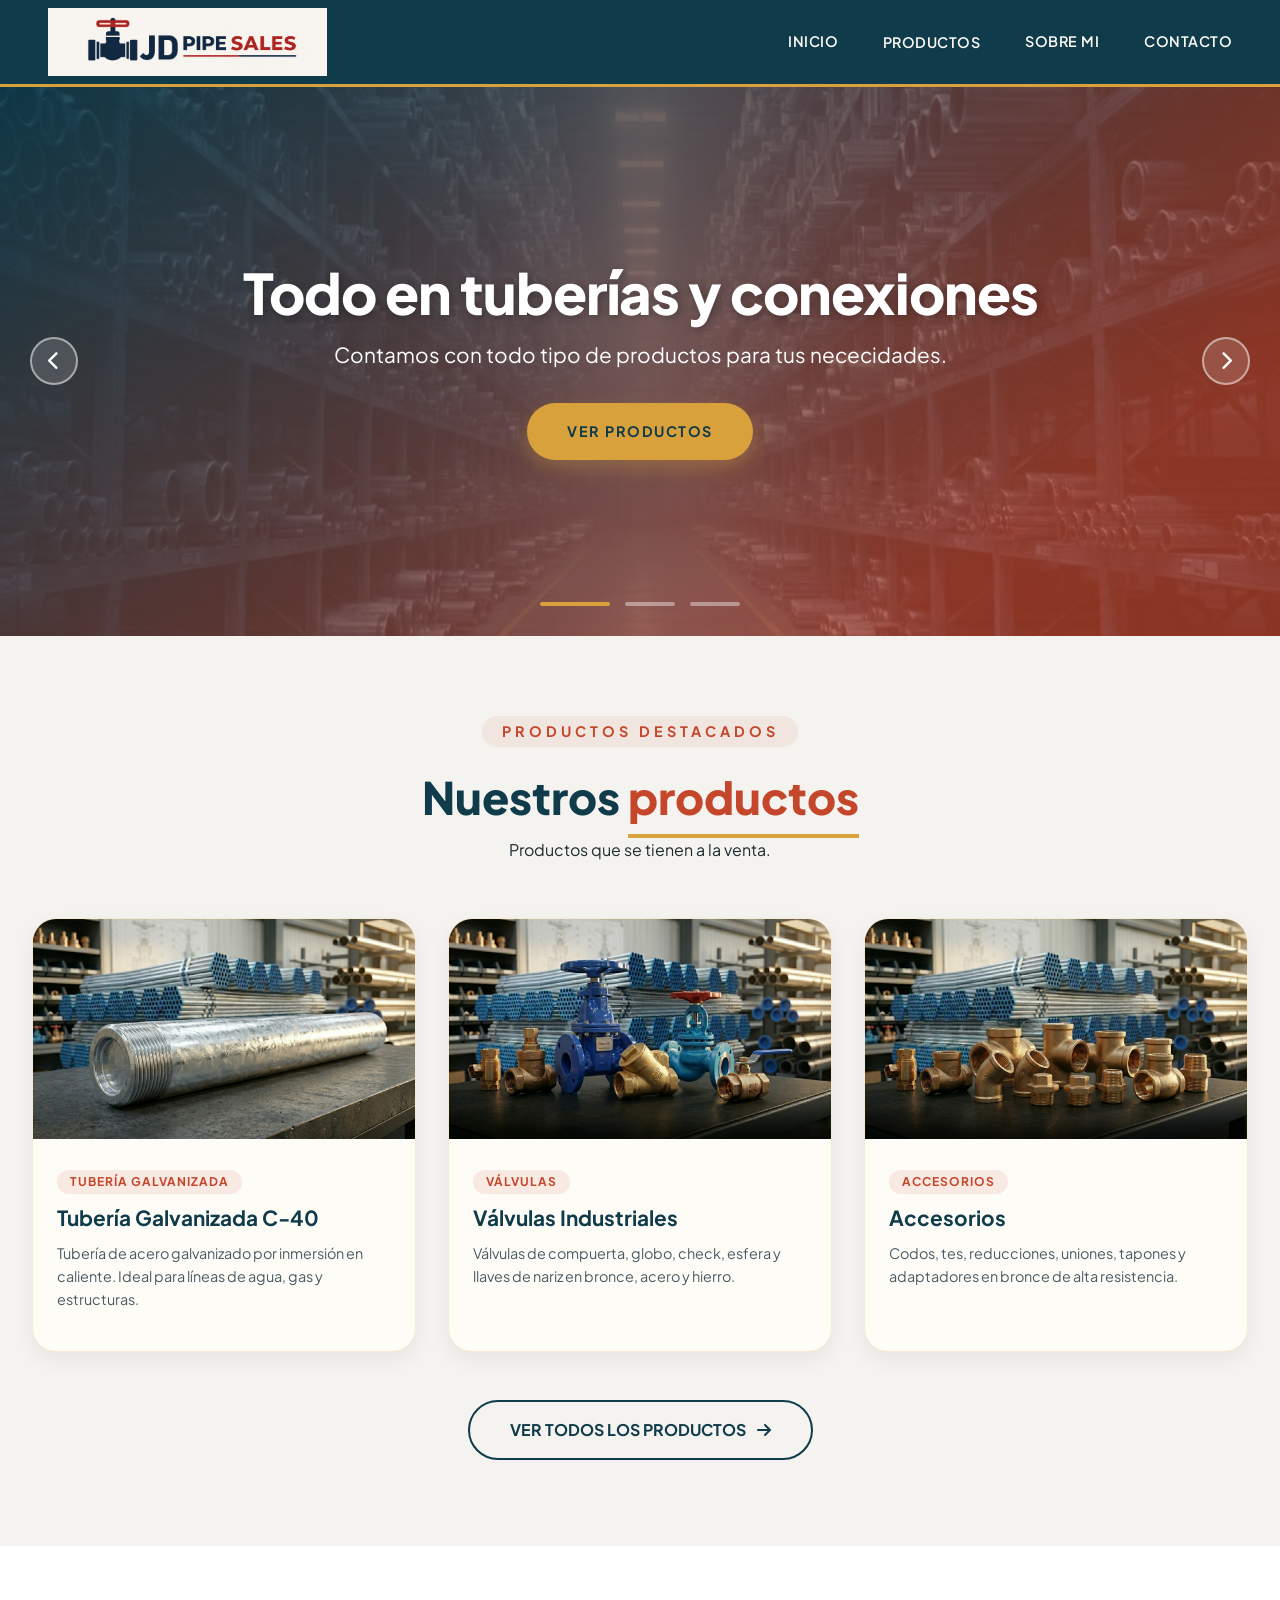
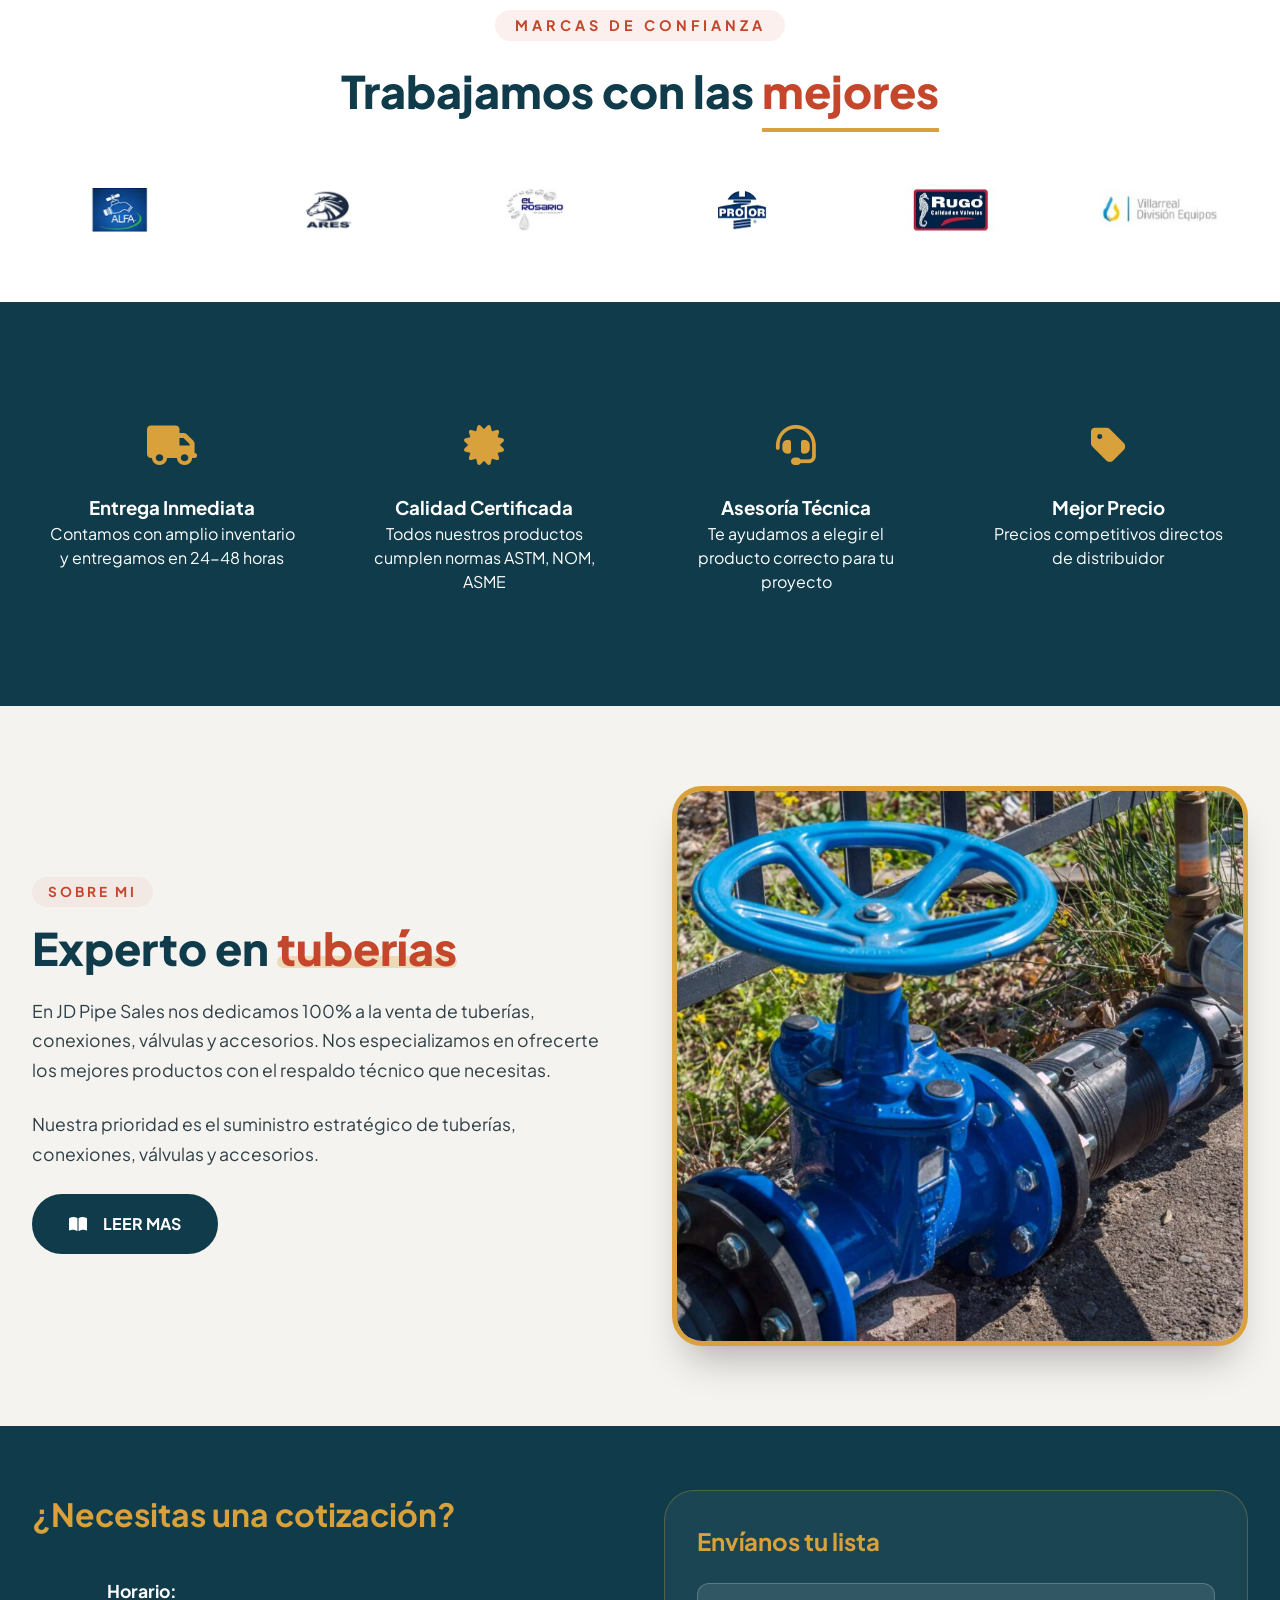
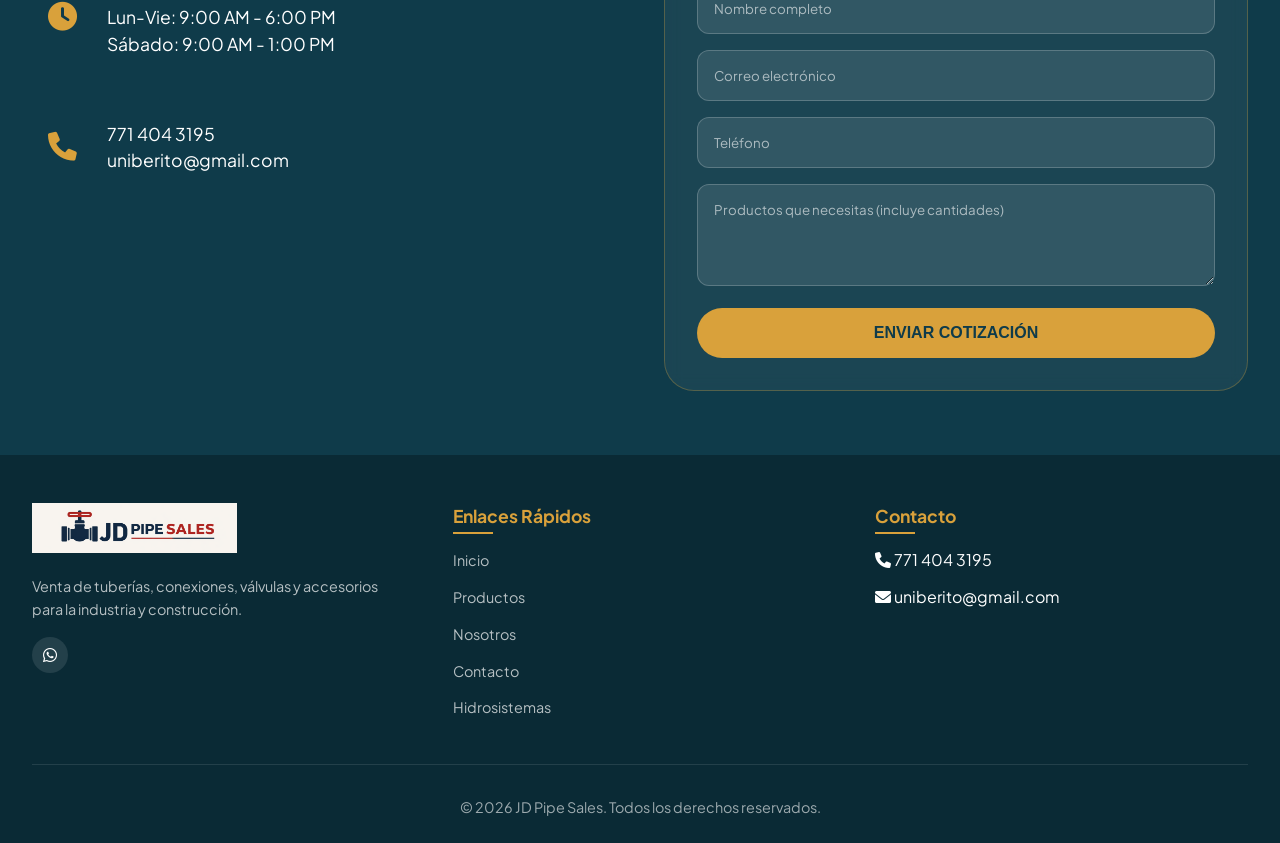
<file: index.html>
<!DOCTYPE html>
<html lang="es">
<head>
  <meta charset="UTF-8">
  <meta name="viewport" content="width=device-width, initial-scale=1.0, maximum-scale=5.0">
  <meta name="description" content="JD Pipe Sales - Venta de tuberías, conexiones, válvulas, accesorios de bronce, medidores y soportería para la industria">
  <title>Jedi · Pipe Sales</title>

  <!-- Fuentes modernas -->
  <link rel="preconnect" href="https://fonts.googleapis.com">
  <link rel="preconnect" href="https://fonts.gstatic.com" crossorigin>
  <link href="https://fonts.googleapis.com/css2?family=Plus+Jakarta+Sans:wght@400;500;600;700;800&display=swap" rel="stylesheet">
  <link rel="stylesheet" href="https://cdnjs.cloudflare.com/ajax/libs/font-awesome/6.0.0/css/all.min.css">
  
  <!-- AOS (Animate On Scroll) -->
  <link href="https://unpkg.com/aos@2.3.1/dist/aos.css" rel="stylesheet">
  <link rel="stylesheet" href="styles/header.css">
  <link rel="stylesheet" href="styles/index.css">
  <link rel="stylesheet" href="styles/footer.css">
  <link rel="icon" type="image/png" href="Imagenes/Icon.png">
</head>
<body>

<header class="header" id="header">
  <div class="header-container">
    <div class="logo">
      <img src="Imagenes/Logo.png" alt="Jedi Pipe Sales">
    </div>
    <nav class="nav" id="nav">
      <a href="index.html" class="nav-link">INICIO</a>
      <div class="dropdown" id="productosDropdown">
        <a href="Productos.html">
        <button class="nav-link" id="dropdownBtn">
          PRODUCTOS 
        </button></a>
      </div>
      <a href="Nosotros.html" class="nav-link">SOBRE MI</a>
      <a href="Contacto.html" class="nav-link">CONTACTO</a>
    </nav>
    <button class="hamburger" id="hamburger" aria-label="Menú">
      <i class="fas fa-bars"></i>
    </button>
  </div>
</header>
<div class="overlay" id="overlay"></div>

<main>
  <!-- Slider principal -->
  <section class="hero-slider">
    <div class="slider-container" id="slider">
      <div class="slide active" style="background-image: url('Imagenes/index/Slider1.png')">
        <div class="slide-content">
          <h1 data-aos="fade-up" data-aos-duration="800">Todo en tuberías y conexiones</h1>
          <p data-aos="fade-up" data-aos-delay="200" data-aos-duration="800">Contamos con todo tipo de productos para tus nececidades.</p>
          <a href="Productos.html" class="btn-slider" data-aos="zoom-in" data-aos-delay="400" data-aos-duration="800">VER PRODUCTOS</a>
        </div>
      </div>
      <div class="slide" style="background-image: url('Imagenes/index/Slider2.png')">
        <div class="slide-content">
          <h1 data-aos="fade-up" data-aos-duration="800">Tubería galvanizada y de acero</h1>
          <p data-aos="fade-up" data-aos-delay="200" data-aos-duration="800">Certificación ASTM, todas las cédulas y diámetros</p>
          <a href="Productos.html" class="btn-slider" data-aos="zoom-in" data-aos-delay="400" data-aos-duration="800">VER TUBERÍAS</a>
        </div>
      </div>
      <div class="slide" style="background-image: url('Imagenes/index/Slider3.png')">
        <div class="slide-content">
          <h1 data-aos="fade-up" data-aos-duration="800">Válvulas y accesorios de bronce</h1>
          <p data-aos="fade-up" data-aos-delay="200" data-aos-duration="800">Compuerta, globo, check, esfera y llaves de nariz</p>
          <a href="Productos.html" class="btn-slider" data-aos="zoom-in" data-aos-delay="400" data-aos-duration="800">VER VÁLVULAS</a>
        </div>
      </div>
    </div>
    <button class="slider-arrow prev" id="prevSlide"><i class="fas fa-chevron-left"></i></button>
    <button class="slider-arrow next" id="nextSlide"><i class="fas fa-chevron-right"></i></button>
    <div class="slider-controls" id="sliderControls">
      <button class="slider-dot active" data-slide="0"></button>
      <button class="slider-dot" data-slide="1"></button>
      <button class="slider-dot" data-slide="2"></button>
    </div>
  </section>

  <!-- PRODUCTOS DESTACADOS -->
  <section id="productos" class="productos-section">
    <div class="container">
      <div class="section-header">
        <span class="sub" data-aos="fade-down">PRODUCTOS DESTACADOS</span>
        <h2 data-aos="zoom-in">Nuestros <span>productos</span></h2>
        <p data-aos="fade-up" data-aos-delay="200">Productos que se tienen a la venta.</p>
      </div>
      
      <div class="productos-grid">
        <!-- Tubería Galvanizada -->
        <div class="producto-card" data-aos="fade-up" data-aos-delay="100">
          <div class="producto-imagen">
            <img src="Imagenes/index/Galvanizada.png" alt="Tubería galvanizada">
          </div>
          <div class="producto-info">
            <span class="producto-categoria">TUBERÍA GALVANIZADA</span>
            <h3>Tubería Galvanizada C-40</h3>
            <p class="producto-descripcion">Tubería de acero galvanizado por inmersión en caliente. Ideal para líneas de agua, gas y estructuras.</p>
          </div>
        </div>

        <!-- Válvulas -->
        <div class="producto-card" data-aos="fade-up" data-aos-delay="200">
          <div class="producto-imagen">
            <img src="Imagenes/index/Slider3.png" alt="Válvulas">
          </div>
          <div class="producto-info">
            <span class="producto-categoria">VÁLVULAS</span>
            <h3>Válvulas Industriales</h3>
            <p class="producto-descripcion">Válvulas de compuerta, globo, check, esfera y llaves de nariz en bronce, acero y hierro.</p>
          </div>
        </div>

        <!-- Accesorios de Bronce -->
        <div class="producto-card" data-aos="fade-up" data-aos-delay="300">
          <div class="producto-imagen">
            <img src="Imagenes/index/Accesorios.png" alt="Accesorios">
          </div>
          <div class="producto-info">
            <span class="producto-categoria">ACCESORIOS</span>
            <h3>Accesorios</h3>
            <p class="producto-descripcion">Codos, tes, reducciones, uniones, tapones y adaptadores en bronce de alta resistencia.</p>
          </div>
        </div>
      </div>

      <div class="ver-mas-container" data-aos="zoom-in">
        <a href="Productos.html" class="btn-ver-mas">VER TODOS LOS PRODUCTOS <i class="fas fa-arrow-right"></i></a>
      </div>
    </div>
  </section>

  <!-- MARCAS -->
  <section class="marcas-section">
    <div class="container">
      <div class="section-header">
        <span class="sub" data-aos="fade-down">MARCAS DE CONFIANZA</span>
        <h2 data-aos="zoom-in">Trabajamos con las <span>mejores</span></h2>
      </div>
      <div class="marcas-grid">
        <div class="marca-item" data-aos="fade-up" data-aos-delay="100"><img src="Imagenes/index/ALFA.jpg" alt="Alfa"></div>
        <div class="marca-item" data-aos="fade-up" data-aos-delay="200"><img src="Imagenes/index/ARES.jpg" alt="Ares"></div>
        <div class="marca-item" data-aos="fade-up" data-aos-delay="300"><img src="Imagenes/index/EL ROSARIO.jpg" alt="El Rosario"></div>
        <div class="marca-item" data-aos="fade-up" data-aos-delay="400"><img src="Imagenes/index/PROTOR.png" alt="Protor"></div>
        <div class="marca-item" data-aos="fade-up" data-aos-delay="500"><img src="Imagenes/index/RUGO.jpg" alt="Rugo"></div>
        <div class="marca-item" data-aos="fade-up" data-aos-delay="600"><img src="Imagenes/index/VILLAREAL.jpg" alt="Villareal"></div>
      </div>
    </div>
  </section>

  <!-- BENEFICIOS -->
  <section class="beneficios-section">
    <div class="container">
      <div class="beneficios-grid">
        <div class="beneficio-item" data-aos="zoom-in" data-aos-delay="100">
          <div class="beneficio-icono"><i class="fas fa-truck"></i></div>
          <h3>Entrega Inmediata</h3>
          <p>Contamos con amplio inventario y entregamos en 24-48 horas</p>
        </div>
        <div class="beneficio-item" data-aos="zoom-in" data-aos-delay="200">
          <div class="beneficio-icono"><i class="fas fa-certificate"></i></div>
          <h3>Calidad Certificada</h3>
          <p>Todos nuestros productos cumplen normas ASTM, NOM, ASME</p>
        </div>
        <div class="beneficio-item" data-aos="zoom-in" data-aos-delay="300">
          <div class="beneficio-icono"><i class="fas fa-headset"></i></div>
          <h3>Asesoría Técnica</h3>
          <p>Te ayudamos a elegir el producto correcto para tu proyecto</p>
        </div>
        <div class="beneficio-item" data-aos="zoom-in" data-aos-delay="400">
          <div class="beneficio-icono"><i class="fas fa-tag"></i></div>
          <h3>Mejor Precio</h3>
          <p>Precios competitivos directos de distribuidor</p>
        </div>
      </div>
    </div>
  </section>

  <!-- SOBRE NOSOTROS -->
  <section class="about-section">
    <div class="container">
      <div class="about-grid">
        <div class="about-content">
          <span class="etiqueta" data-aos="fade-right">SOBRE MI</span>
          <h2 data-aos="fade-right" data-aos-delay="100">Experto en <span class="destacado">tuberías</span></h2>
          <p class="about-text" data-aos="fade-right" data-aos-delay="200">En JD Pipe Sales nos dedicamos 100% a la venta de tuberías, conexiones, válvulas y accesorios. Nos especializamos en ofrecerte los mejores productos con el respaldo técnico que necesitas.</p>
          <p class="about-text" data-aos="fade-right" data-aos-delay="300">
          Nuestra prioridad es el suministro estratégico de tuberías, conexiones, válvulas y accesorios.</p>
                    
          <a href="Nosotros.html" class="btn-about" data-aos="zoom-in" data-aos-delay="700"><i class="fas fa-book-open"></i> LEER MAS</a>
        </div>
        <div class="about-image" data-aos="fade-left" data-aos-delay="200">
          <img src="Imagenes/index/Nosotros.jpeg" alt="Valvulas">
        </div>
      </div>
    </div>
  </section>

  <!-- CONTACTO -->
  <section id="contacto" class="contacto-seccion">
    <div class="container">
      <div class="contacto-grid">
        <div class="contacto-info">
          <h3 data-aos="fade-right">¿Necesitas una cotización?</h3>
          <div class="contacto-detalle" data-aos="fade-right" data-aos-delay="200">
            <i class="fas fa-clock"></i>
            <p><strong>Horario:</strong><br>Lun-Vie: 9:00 AM - 6:00 PM<br>Sábado: 9:00 AM - 1:00 PM</p>
          </div>
          <div class="contacto-detalle" data-aos="fade-right" data-aos-delay="300">
            <i class="fas fa-phone"></i>
            <p>771 404 3195<br>uniberito@gmail.com</p>
          </div>
        </div>
        <div class="contacto-formulario" data-aos="fade-left" data-aos-delay="200">
          <h4 data-aos="fade-down">Envíanos tu lista</h4>
          <input type="text" placeholder="Nombre completo" class="campo" data-aos="fade-up" data-aos-delay="300">
          <input type="email" placeholder="Correo electrónico" class="campo" data-aos="fade-up" data-aos-delay="400">
          <input type="tel" placeholder="Teléfono" class="campo" data-aos="fade-up" data-aos-delay="500">
          <textarea placeholder="Productos que necesitas (incluye cantidades)" rows="4" class="campo" data-aos="fade-up" data-aos-delay="600"></textarea>
          <button class="btn-enviar" data-aos="zoom-in" data-aos-delay="700">ENVIAR COTIZACIÓN</button>
        </div>
      </div>
    </div>
  </section>
</main>

<!-- FOOTER -->
<footer class="footer">
  <div class="container">
    <div class="footer-grid">
      <div class="footer-logo">
        <img src="Imagenes/Logo.png" alt="Jedi Pipe Sales">
        <p>Venta de tuberías, conexiones, válvulas y accesorios para la industria y construcción.</p>
        <div class="footer-social">
          <a href="https://wa.me/527714043195" target="_blank"><i class="fab fa-whatsapp"></i></a>
        </div>
      </div>
      <div class="footer-col">
        <h4>Enlaces Rápidos</h4>
        <ul>
          <li><a href="index.html">Inicio</a></li>
          <li><a href="Productos.html">Productos</a></li>
          <li><a href="Nosotros.html">Nosotros</a></li>
          <li><a href="Contacto.html">Contacto</a></li>
          <li><a href="https://www.hidrosistemas.com.mx/">Hidrosistemas</a></li>
        </ul>
      </div>
      <div class="footer-col">
        <h4>Contacto</h4>
        <ul>
          <li><i class="fas fa-phone"></i> 771 404 3195</li>
          <li><i class="fas fa-envelope"></i> uniberito@gmail.com</li>
        </ul>
      </div>
    </div>
    <div class="footer-bottom">
      <p>&copy; <script>document.write(new Date().getFullYear());</script> JD Pipe Sales. Todos los derechos reservados.</p>
    </div>
  </div>
</footer>

<!-- Scripts -->
<script src="https://unpkg.com/aos@2.3.1/dist/aos.js"></script>
<script src="scripts/header.js"></script>
<script src="scripts/index.js"></script>
</body>
</html>
</file>
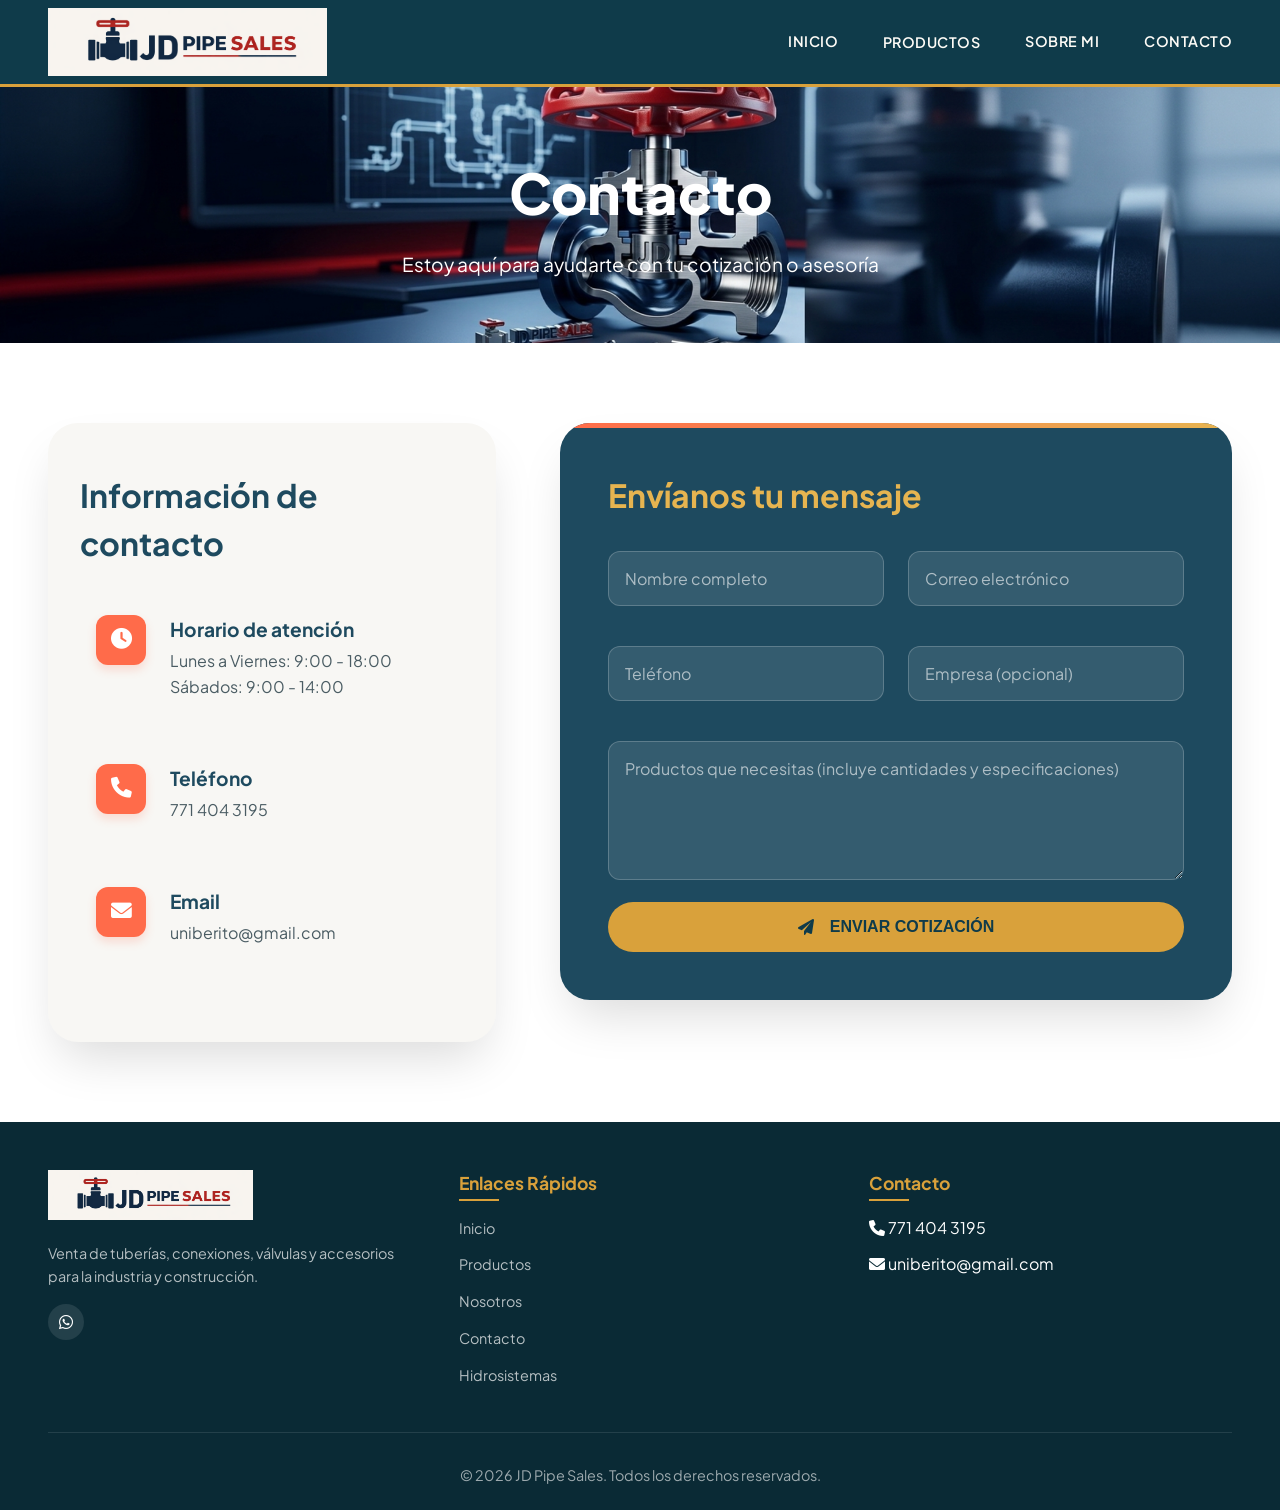
<file: Contacto.html>
<!DOCTYPE html>
<html lang="es">
<head>
  <meta charset="UTF-8">
  <meta name="viewport" content="width=device-width, initial-scale=1.0, maximum-scale=5.0">
  <meta name="description" content="JD Pipe Sales - Contacto para cotizaciones de tuberías, conexiones y válvulas">
  <title>Jedi · Pipe Sales | Contacto</title>

  <!-- Fuentes modernas -->
  <link rel="preconnect" href="https://fonts.googleapis.com">
  <link rel="preconnect" href="https://fonts.gstatic.com" crossorigin>
  <link href="https://fonts.googleapis.com/css2?family=Plus+Jakarta+Sans:wght@400;500;600;700;800&display=swap" rel="stylesheet">
  <link rel="stylesheet" href="https://cdnjs.cloudflare.com/ajax/libs/font-awesome/6.0.0/css/all.min.css">
  
  <!-- AOS (Animate On Scroll) -->
  <link href="https://unpkg.com/aos@2.3.1/dist/aos.css" rel="stylesheet">
  <link rel="stylesheet" href="styles/header.css">
  <link rel="stylesheet" href="styles/Contacto.css">
  <link rel="stylesheet" href="styles/footer.css">
  <link rel="icon" type="image/png" href="Imagenes/Icon.png">

</head>
<body>

<header class="header" id="header">
  <div class="header-container">
    <div class="logo">
      <img src="Imagenes/Logo.png" alt="Jedi Pipe Sales">
    </div>
    <nav class="nav" id="nav">
      <a href="index.html" class="nav-link">INICIO</a>
      <div class="dropdown" id="productosDropdown">
        <a href="Productos.html">
        <button class="nav-link" id="dropdownBtn">
          PRODUCTOS 
        </button></a>
      </div>
      <a href="Nosotros.html" class="nav-link">SOBRE MI</a>
      <a href="Contacto.html" class="nav-link">CONTACTO</a>
    </nav>
    <button class="hamburger" id="hamburger" aria-label="Menú">
      <i class="fas fa-bars"></i>
    </button>
  </div>
</header>
<div class="overlay" id="overlay"></div>

<main>
  <!-- Hero -->
  <section class="hero-contacto">
    <div class="container">
      <h1 data-aos="fade-down">Contacto</h1>
      <p data-aos="fade-up" data-aos-delay="200">Estoy aquí para ayudarte con tu cotización o asesoría</p>
    </div>
  </section>

  <!-- Contacto principal -->
  <section class="contacto-principal">
    <div class="container">
      <div class="contacto-wrapper">
        <!-- Información de contacto -->
        <div class="contacto-info-box" data-aos="fade-right">
          <h2 data-aos="fade-down">Información de contacto</h2>

          <div class="info-item" data-aos="fade-up" data-aos-delay="200">
            <div class="info-icon"><i class="fas fa-clock"></i></div>
            <div class="info-text">
              <h3>Horario de atención</h3>
              <p>Lunes a Viernes: 9:00 - 18:00<br>Sábados: 9:00 - 14:00</p>
            </div>
          </div>

          <div class="info-item" data-aos="fade-up" data-aos-delay="300">
            <div class="info-icon"><i class="fas fa-phone"></i></div>
            <div class="info-text">
              <h3>Teléfono</h3>
              <p>771 404 3195</p>
            </div>
          </div>

          <div class="info-item" data-aos="fade-up" data-aos-delay="400">
            <div class="info-icon"><i class="fas fa-envelope"></i></div>
            <div class="info-text">
              <h3>Email</h3>
              <p>uniberito@gmail.com</p>
            </div>
          </div>

        </div>

        <!-- Formulario de contacto -->
        <div class="contacto-form-box" data-aos="fade-left">
          <h2 data-aos="fade-down">Envíanos tu mensaje</h2>
          <form>
            <div class="form-grid">
              <input type="text" placeholder="Nombre completo" class="campo" data-aos="fade-up" data-aos-delay="200">
              <input type="email" placeholder="Correo electrónico" class="campo" data-aos="fade-up" data-aos-delay="300">
            </div>
            <div class="form-grid">
              <input type="tel" placeholder="Teléfono" class="campo" data-aos="fade-up" data-aos-delay="400">
              <input type="text" placeholder="Empresa (opcional)" class="campo" data-aos="fade-up" data-aos-delay="500">
            </div>
            <textarea placeholder="Productos que necesitas (incluye cantidades y especificaciones)" rows="5" class="campo campo-full" data-aos="fade-up" data-aos-delay="600"></textarea>
            <button type="submit" class="btn-enviar" data-aos="zoom-in" data-aos-delay="700">
              <i class="fas fa-paper-plane"></i>
              ENVIAR COTIZACIÓN
            </button>
          </form>
        </div>
      </div>
    </div>
  </section>

</main>

<!-- FOOTER -->
<footer class="footer">
  <div class="container">
    <div class="footer-grid">
      <div class="footer-logo">
        <img src="Imagenes/Logo.png" alt="Jedi Pipe Sales">
        <p>Venta de tuberías, conexiones, válvulas y accesorios para la industria y construcción.</p>
        <div class="footer-social">
          <a href="https://wa.me/527714043195" target="_blank"><i class="fab fa-whatsapp"></i></a>
        </div>
      </div>
      <div class="footer-col">
        <h4>Enlaces Rápidos</h4>
        <ul>
          <li><a href="index.html">Inicio</a></li>
          <li><a href="Productos.html">Productos</a></li>
          <li><a href="Nosotros.html">Nosotros</a></li>
          <li><a href="Contacto.html">Contacto</a></li>
          <li><a href="https://www.hidrosistemas.com.mx/">Hidrosistemas</a></li>
        </ul>
      </div>
      <div class="footer-col">
        <h4>Contacto</h4>
        <ul>
          <li><i class="fas fa-phone"></i> 771 404 3195</li>
          <li><i class="fas fa-envelope"></i> uniberito@gmail.com</li>
        </ul>
      </div>
    </div>
    <div class="footer-bottom">
      <p>&copy; <script>document.write(new Date().getFullYear());</script> JD Pipe Sales. Todos los derechos reservados.</p>
    </div>
  </div>
</footer>

<!-- Scripts -->
<script src="https://unpkg.com/aos@2.3.1/dist/aos.js"></script>
<script src="scripts/header.js"></script>
<script src="scripts/contacto.js"></script>
</body>
</html>
</file>
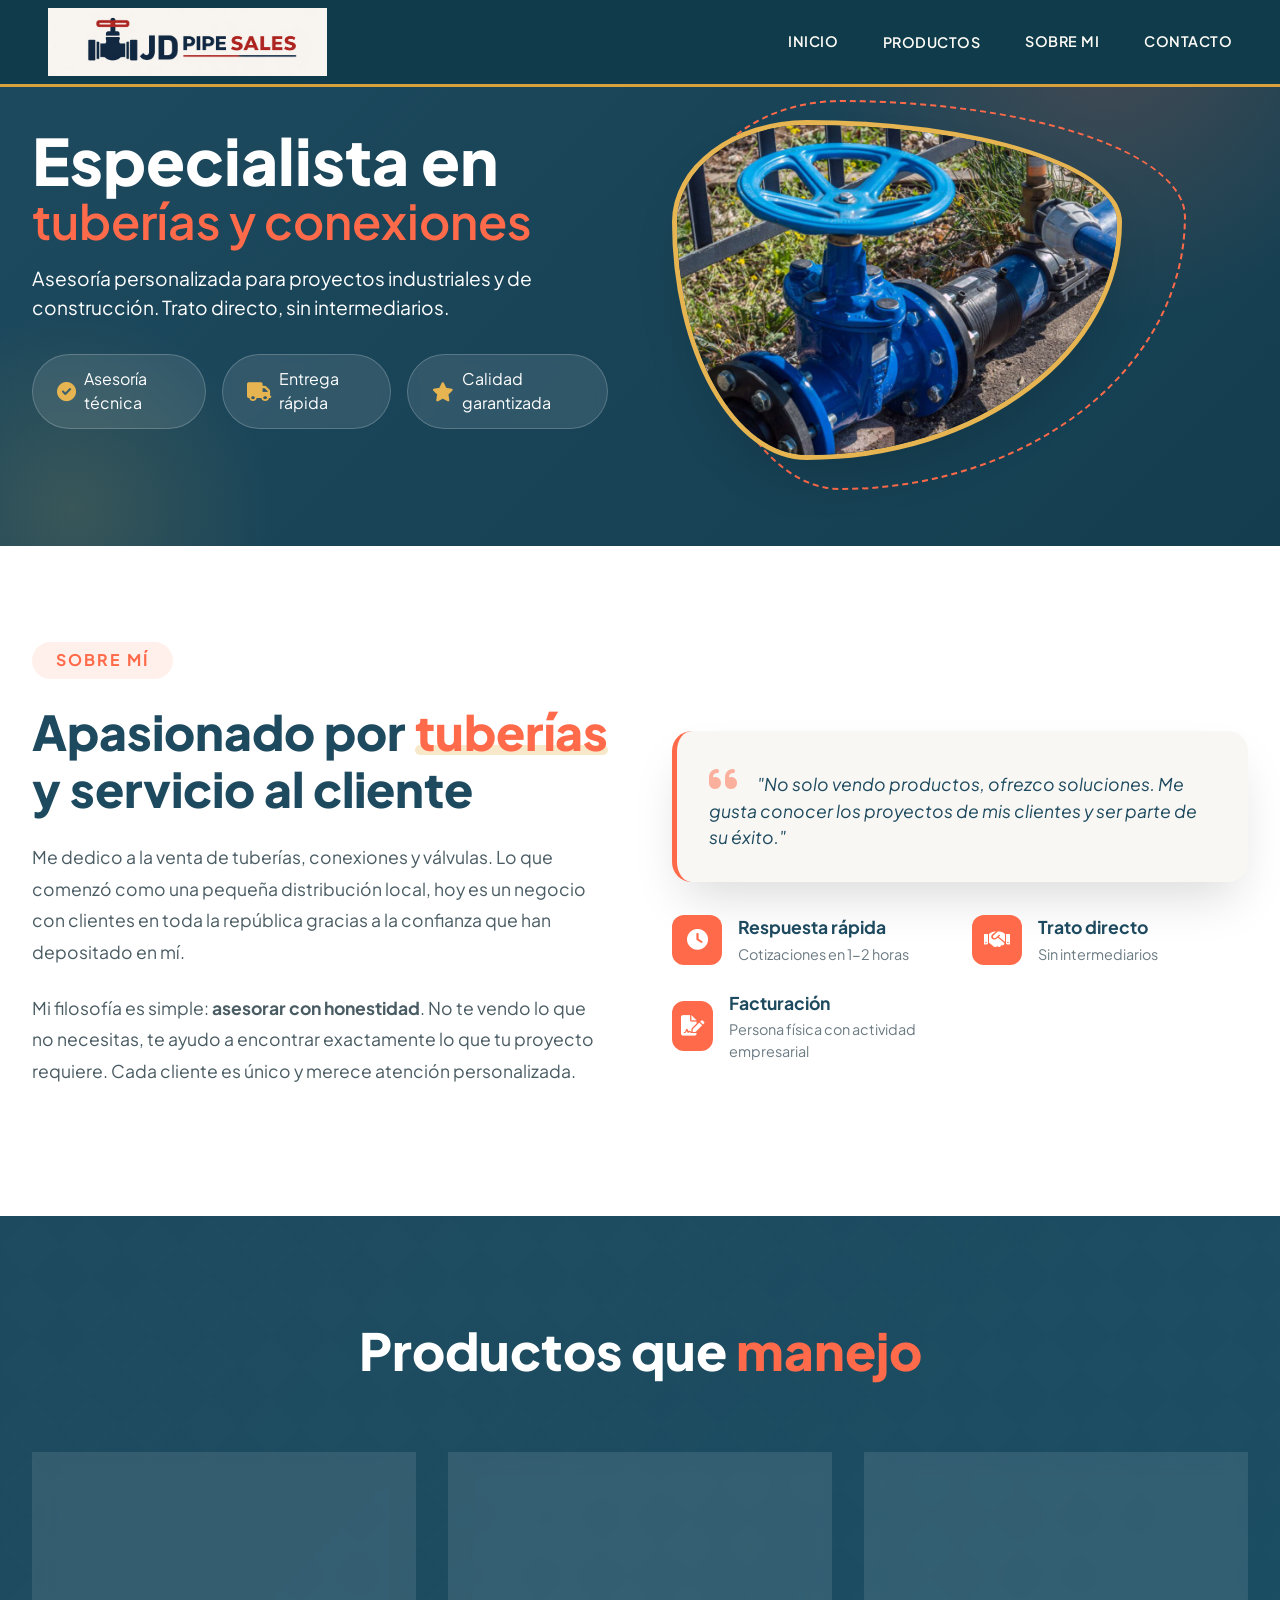
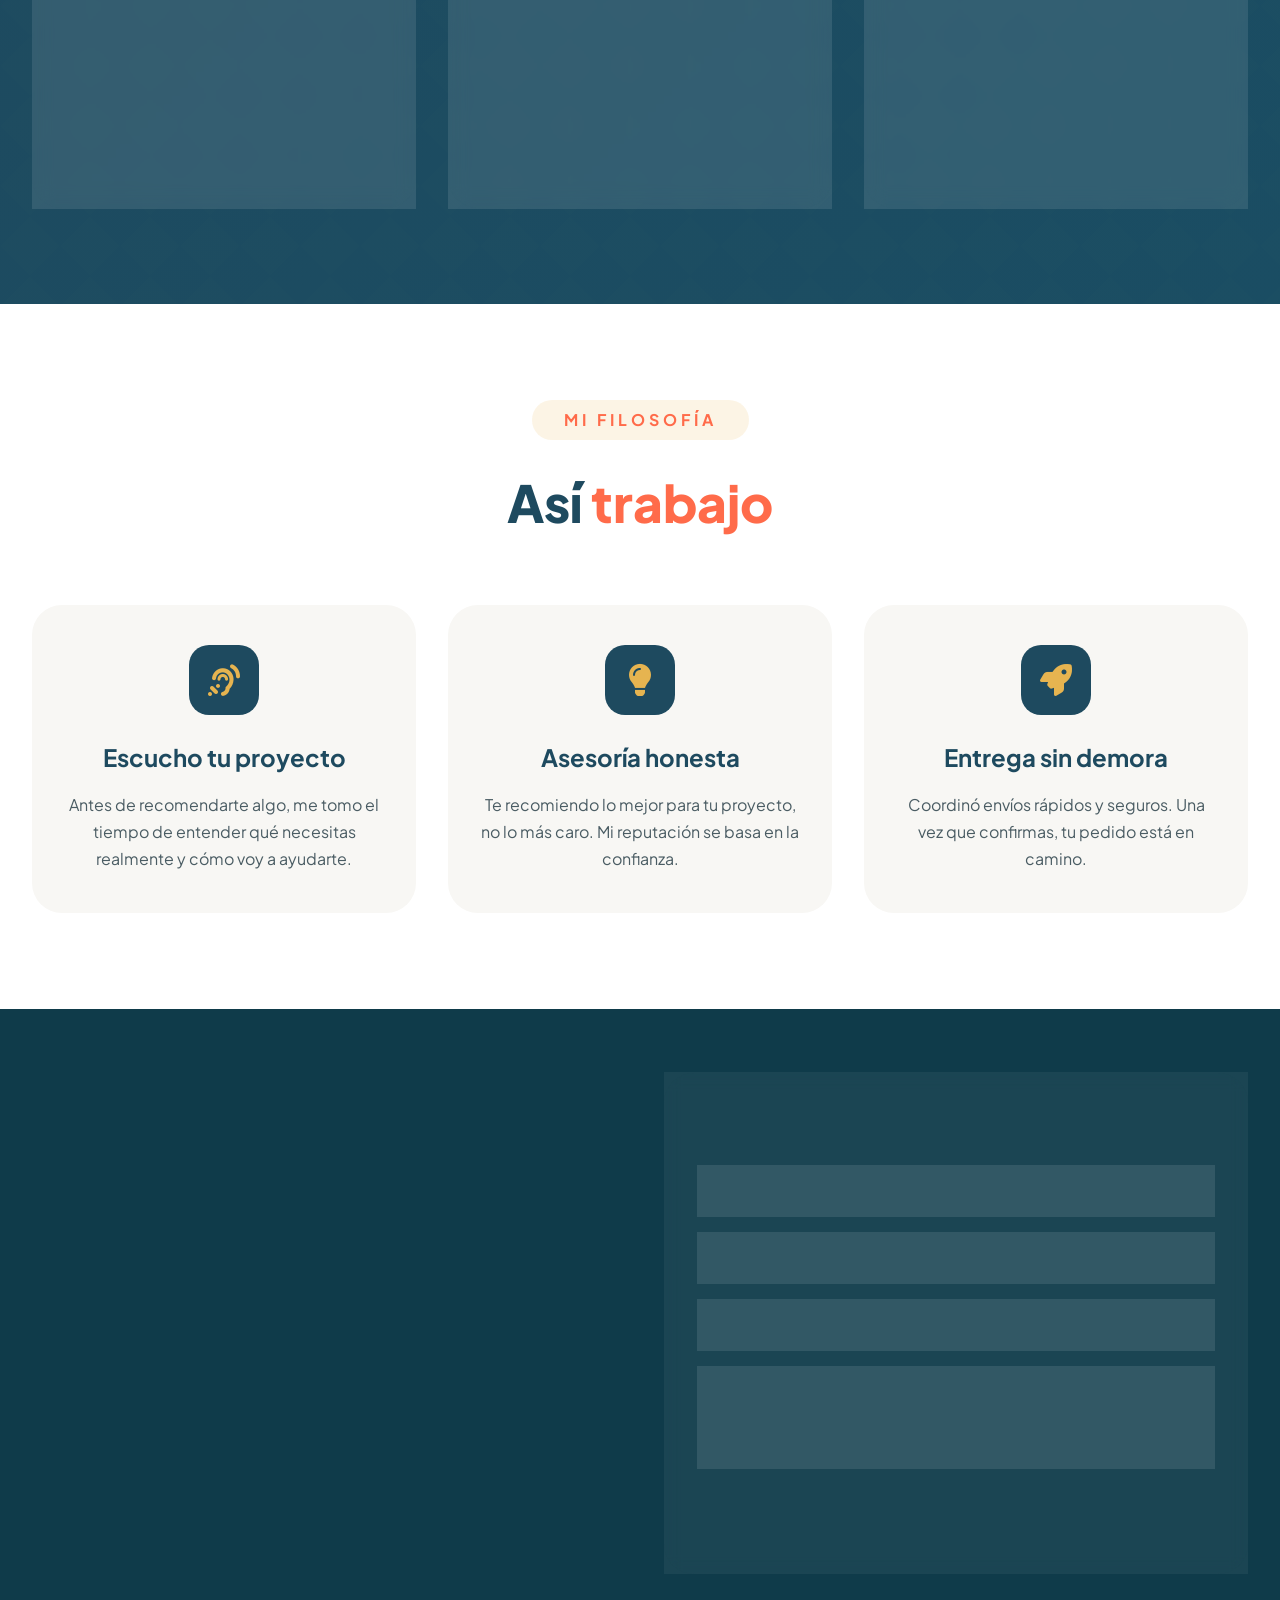
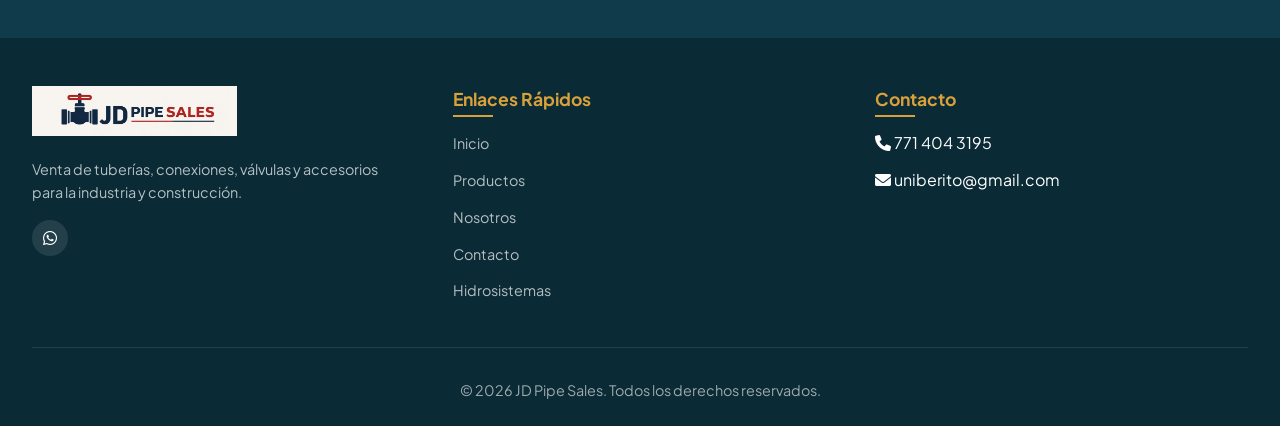
<file: Nosotros.html>
<!DOCTYPE html>
<html lang="es">
<head>
  <meta charset="UTF-8">
  <meta name="viewport" content="width=device-width, initial-scale=1.0, maximum-scale=5.0">
  <meta name="description" content="JD Pipe Sales - Venta de tuberías, conexiones y válvulas. Atención personalizada de Juan Domínguez.">
  <title>Jedi · Pipe Sales | Sobre mí</title>

  <!-- Fuentes modernas -->
  <link rel="preconnect" href="https://fonts.googleapis.com">
  <link rel="preconnect" href="https://fonts.gstatic.com" crossorigin>
  <link href="https://fonts.googleapis.com/css2?family=Plus+Jakarta+Sans:wght@400;500;600;700;800&display=swap" rel="stylesheet">
  <link rel="stylesheet" href="https://cdnjs.cloudflare.com/ajax/libs/font-awesome/6.0.0/css/all.min.css">
  
  <!-- AOS (Animate On Scroll) -->
  <link href="https://unpkg.com/aos@2.3.1/dist/aos.css" rel="stylesheet">
  <link rel="stylesheet" href="styles/header.css">
  <link rel="stylesheet" href="styles/footer.css">
  <link rel="stylesheet" href="styles/Nosotros.css">
  <link rel="icon" type="image/png" href="Imagenes/Icon.png">


</head>
<body>

<header class="header" id="header">
  <div class="header-container">
    <div class="logo">
      <img src="Imagenes/Logo.png" alt="Jedi Pipe Sales">
    </div>
    <nav class="nav" id="nav">
      <a href="index.html" class="nav-link">INICIO</a>
      <div class="dropdown" id="productosDropdown">
        <a href="Productos.html">
        <button class="nav-link" id="dropdownBtn">
          PRODUCTOS 
        </button></a>
      </div>
      <a href="Nosotros.html" class="nav-link">SOBRE MI</a>
      <a href="Contacto.html" class="nav-link">CONTACTO</a>
    </nav>
    <button class="hamburger" id="hamburger" aria-label="Menú">
      <i class="fas fa-bars"></i>
    </button>
  </div>
</header>
<div class="overlay" id="overlay"></div>

<main>
  <!-- HERO PERSONAL -->
  <section class="hero-nosotros">
    <div class="hero-container">
      <div class="hero-content">
        <div class="saludo" data-aos="fade-down">
        </div>
        <h1 data-aos="fade-right" data-aos-delay="100">Especialista en<br><span>tuberías y conexiones</span></h1>
        <p data-aos="fade-right" data-aos-delay="200">Asesoría personalizada para proyectos industriales y de construcción. Trato directo, sin intermediarios.</p>
        <div class="hero-badges" data-aos="fade-up" data-aos-delay="300">
          <div class="badge">
            <i class="fas fa-check-circle"></i>
            <span>Asesoría técnica</span>
          </div>
          <div class="badge">
            <i class="fas fa-truck"></i>
            <span>Entrega rápida</span>
          </div>
          <div class="badge">
            <i class="fas fa-star"></i>
            <span>Calidad garantizada</span>
          </div>
        </div>
      </div>
      <div class="hero-image" data-aos="fade-left" data-aos-delay="200">
        <img src="Imagenes/index/Nosotros.jpeg" alt="Valvulas">
      </div>
    </div>
  </section>

  <!-- SOBRE MÍ -->
  <section class="sobre-mi-section">
    <div class="container">
      <div class="sobre-mi-grid">
        <div class="sobre-mi-content">
          <span class="section-tag" data-aos="fade-right">SOBRE MÍ</span>
          <h2 data-aos="fade-right" data-aos-delay="100">Apasionado por <span>tuberías</span> y servicio al cliente</h2>
          <div class="sobre-mi-text">
            <p data-aos="fade-right" data-aos-delay="200">Me dedico a la venta de tuberías, conexiones y válvulas. Lo que comenzó como una pequeña distribución local, hoy es un negocio con clientes en toda la república gracias a la confianza que han depositado en mí.</p>
            <p data-aos="fade-right" data-aos-delay="300">Mi filosofía es simple: <strong>asesorar con honestidad</strong>. No te vendo lo que no necesitas, te ayudo a encontrar exactamente lo que tu proyecto requiere. Cada cliente es único y merece atención personalizada.</p>
          </div>
          
        </div>
        <div class="sobre-mi-image" data-aos="fade-left" data-aos-delay="200">

                    <div class="quote-box" data-aos="zoom-in" data-aos-delay="400">
            <i class="fas fa-quote-left"></i>
            "No solo vendo productos, ofrezco soluciones. Me gusta conocer los proyectos de mis clientes y ser parte de su éxito."
          </div>
          <div class="sobre-mi-features">
            <div class="feature-item" data-aos="fade-up" data-aos-delay="600">
              <div class="feature-icon"><i class="fas fa-clock"></i></div>
              <div class="feature-text">
                <h4>Respuesta rápida</h4>
                <p>Cotizaciones en 1-2 horas</p>
              </div>
            </div>
            <div class="feature-item" data-aos="fade-up" data-aos-delay="700">
              <div class="feature-icon"><i class="fas fa-handshake"></i></div>
              <div class="feature-text">
                <h4>Trato directo</h4>
                <p>Sin intermediarios</p>
              </div>
            </div>
            <div class="feature-item" data-aos="fade-up" data-aos-delay="800">
              <div class="feature-icon"><i class="fas fa-file-signature"></i></div>
              <div class="feature-text">
                <h4>Facturación</h4>
                <p>Persona física con actividad empresarial</p>
              </div>
            </div>
          </div>
        </div>
      </div>
    </div>
  </section>

  <!-- ESPECIALIDADES -->
  <section class="especialidades-section">
    <div class="container">
      <div class="section-header-center">
        <h2 data-aos="zoom-in">Productos que <span>manejo</span></h2>
      </div>
      <div class="especialidades-grid">
        <div class="especialidad-card" data-aos="flip-left" data-aos-delay="100">
          <div class="card-icon"><i class="fa-solid fa-droplet"></i></div>
          <h3>Tuberías</h3>
          <p>Galvanizada, acero al carbón, inoxidable.</p>
          <div class="card-tags">
            <span>Cédula 40</span>
            <span>Cédula 80</span>
            <span>ASTM</span>
          </div>
        </div>
        <div class="especialidad-card" data-aos="flip-left" data-aos-delay="200">
          <div class="card-icon"><i class="fas fa-compress"></i></div>
          <h3>Conexiones</h3>
          <p>Codos, tes, reducciones, bridas, niples y adaptadores.</p>
          <div class="card-tags">
            <span>Soldables</span>
            <span>Roscadas</span>
            <span>Bridadas</span>
          </div>
        </div>
        <div class="especialidad-card" data-aos="flip-left" data-aos-delay="300">
          <div class="card-icon"><i class="fas fa-water"></i></div>
          <h3>Válvulas</h3>
          <p>Compuerta, globo, check, esfera, mariposa y llaves de nariz.</p>
          <div class="card-tags">
            <span>Bronce</span>
            <span>Acero</span>
            <span>Hierro</span>
          </div>
        </div>
      </div>
    </div>
  </section>

  <!-- FILOSOFÍA -->
  <section class="filosofia-section">
    <div class="container">
      <div class="section-header-center">
        <span class="sub" style="color: var(--coral);" data-aos="fade-down">MI FILOSOFÍA</span>
        <h2 style="color: var(--azul-medio);" data-aos="zoom-in">Así <span>trabajo</span></h2>
      </div>
      <div class="filosofia-grid">
        <div class="filosofia-item" data-aos="zoom-in" data-aos-delay="100">
          <div class="filosofia-icon"><i class="fas fa-ear-listen"></i></div>
          <h3>Escucho tu proyecto</h3>
          <p>Antes de recomendarte algo, me tomo el tiempo de entender qué necesitas realmente y cómo voy a ayudarte.</p>
        </div>
        <div class="filosofia-item" data-aos="zoom-in" data-aos-delay="200">
          <div class="filosofia-icon"><i class="fas fa-lightbulb"></i></div>
          <h3>Asesoría honesta</h3>
          <p>Te recomiendo lo mejor para tu proyecto, no lo más caro. Mi reputación se basa en la confianza.</p>
        </div>
        <div class="filosofia-item" data-aos="zoom-in" data-aos-delay="300">
          <div class="filosofia-icon"><i class="fas fa-rocket"></i></div>
          <h3>Entrega sin demora</h3>
          <p>Coordinó envíos rápidos y seguros. Una vez que confirmas, tu pedido está en camino.</p>
        </div>
      </div>
    </div>
  </section>

  <!-- CONTACTO -->
  <section id="contacto" class="contacto-seccion">
    <div class="container">
      <div class="contacto-grid">
        <div class="contacto-info">
          <h3 data-aos="fade-right">¿Necesitas una cotización?</h3>
          <div class="contacto-detalle" data-aos="fade-right" data-aos-delay="200">
            <i class="fas fa-clock"></i>
            <p><strong>Horario:</strong><br>Lun-Vie: 9:00 AM - 6:00 PM<br>Sábado: 9:00 AM - 1:00 PM</p>
          </div>
          <div class="contacto-detalle" data-aos="fade-right" data-aos-delay="300">
            <i class="fas fa-phone"></i>
            <p>771 404 3195<br>uniberito@gmail.com</p>
          </div>
        </div>
        <div class="contacto-formulario" data-aos="fade-left" data-aos-delay="200">
          <h4 data-aos="fade-down">Envíanos tu lista</h4>
          <input type="text" placeholder="Nombre completo" class="campo" data-aos="fade-up" data-aos-delay="300">
          <input type="email" placeholder="Correo electrónico" class="campo" data-aos="fade-up" data-aos-delay="400">
          <input type="tel" placeholder="Teléfono" class="campo" data-aos="fade-up" data-aos-delay="500">
          <textarea placeholder="Productos que necesitas (incluye cantidades)" rows="4" class="campo" data-aos="fade-up" data-aos-delay="600"></textarea>
          <button class="btn-enviar" data-aos="zoom-in" data-aos-delay="700">ENVIAR COTIZACIÓN</button>
        </div>
      </div>
    </div>
  </section>
</main>

<!-- FOOTER -->
<footer class="footer">
  <div class="container">
    <div class="footer-grid">
      <div class="footer-logo">
        <img src="Imagenes/Logo.png" alt="Jedi Pipe Sales">
        <p>Venta de tuberías, conexiones, válvulas y accesorios para la industria y construcción.</p>
        <div class="footer-social">
          <a href="https://wa.me/527714043195" target="_blank"><i class="fab fa-whatsapp"></i></a>
        </div>
      </div>
      <div class="footer-col">
        <h4>Enlaces Rápidos</h4>
        <ul>
          <li><a href="index.html">Inicio</a></li>
          <li><a href="Productos.html">Productos</a></li>
          <li><a href="Nosotros.html">Nosotros</a></li>
          <li><a href="Contacto.html">Contacto</a></li>
          <li><a href="https://www.hidrosistemas.com.mx/">Hidrosistemas</a></li>
        </ul>
      </div>
      <div class="footer-col">
        <h4>Contacto</h4>
        <ul>
          <li><i class="fas fa-phone"></i> 771 404 3195</li>
          <li><i class="fas fa-envelope"></i> uniberito@gmail.com</li>
        </ul>
      </div>
    </div>
    <div class="footer-bottom">
      <p>&copy; <script>document.write(new Date().getFullYear());</script> JD Pipe Sales. Todos los derechos reservados.</p>
    </div>
  </div>
</footer>

<!-- Scripts -->
<script src="https://unpkg.com/aos@2.3.1/dist/aos.js"></script>
<script src="scripts/header.js"></script>
<script src="scripts/sobremi.js"></script>
</body>
</html>
</file>
<file: styles/header.css>
/* ===== RESET Y PALETA DE COLORES ===== */
* {
    margin: 0;
    padding: 0;
    box-sizing: border-box;
}

:root {
    --fondo-principal: #f5f3f0;
    --texto-oscuro: #1e2b2f;
    --azul-profundo: #0f3b4a;
    --naranja-terracota: #c4462b;
    --ocre-dorado: #d9a13b;
    --blanco-rotura: #fefcf7;
    --gris-suave: #e8e6e1;
    --sombra-suave: 0 20px 30px -10px rgba(0, 20, 20, 0.15);
    --sombra-tarjeta: 0 8px 20px rgba(0,0,0,0.06);
    --sombra-hover: 0 25px 40px -15px rgba(0,0,0,0.3);
}

body {
    font-family: 'Plus Jakarta Sans', sans-serif;
    background-color: var(--fondo-principal);
    color: var(--texto-oscuro);
    line-height: 1.5;
    overflow-x: hidden;
}

body.menu-abierto {
    overflow: hidden;
}

/* ===== HEADER Y NAVEGACIÓN ===== */
.header {
  background: var(--azul-profundo);
  position: fixed;
  top: 0;
  width: 100%;
  z-index: 1000;
  border-bottom: 3px solid var(--ocre-dorado);
  transition: all 0.3s ease;
}

.header.scrolled {
  padding: 0.3rem 0;
  box-shadow: 0 5px 20px rgba(0,0,0,0.2);
}

.header-container {
  max-width: 1300px;
  margin: 0 auto;
  padding: 0.5rem 3rem;
  display: flex;
  align-items: center;
  justify-content: space-between;
}

.logo img {
  height: 68px;
  width: auto;
  display: block;
  transition: transform 0.3s ease;
}

.logo img:hover {
  transform: scale(1.05);
}

.nav {
  display: flex;
  gap: 2.8rem;
  align-items: center;
}

.nav-link {
  text-decoration: none;
  color: var(--blanco-rotura);
  font-weight: 600;
  font-size: 0.9rem;
  letter-spacing: 0.5px;
  position: relative;
  transition: color 0.3s ease;
  background: none;
  border: none;
  font-family: inherit;
  text-transform: uppercase;
  cursor: pointer;
  padding: 0.5rem 0;
}

.nav-link::after {
  content: "";
  position: absolute;
  width: 0;
  height: 2px;
  bottom: 0;
  left: 50%;
  transform: translateX(-50%);
  background: var(--ocre-dorado);
  transition: width 0.3s ease;
}

.nav-link:hover {
  color: var(--ocre-dorado);
}

.nav-link:hover::after {
  width: 80%;
}

/* ===== HAMBURGUESA ===== */
.hamburger {
  display: none;
  font-size: 2rem;
  background: none;
  border: none;
  color: var(--blanco-rotura);
  cursor: pointer;
  z-index: 1001;
  width: 44px;
  height: 44px;
  align-items: center;
  justify-content: center;
  border-radius: 8px;
  transition: all 0.3s ease;
}

.hamburger:hover {
  background: rgba(255,255,255,0.1);
  transform: scale(1.05);
}

.hamburger:active {
  transform: scale(0.95);
}

/* ===== MEDIA QUERIES HEADER ===== */
@media (max-width: 900px) {
  .hamburger {
    display: flex;
  }

  .nav {
    position: fixed;
    top: 0;
    right: -100%;
    width: min(320px, 80%);
    height: 100vh;
    background: var(--azul-profundo);
    flex-direction: column;
    padding: 6rem 2rem 2rem;
    gap: 1rem;
    transition: right 0.4s ease;
    box-shadow: -5px 0 30px rgba(0,0,0,0.3);
    align-items: flex-start;
    overflow-y: auto;
    z-index: 1000;
  }

  .nav.active {
    right: 0;
  }

  .nav-link {
    font-size: 1.2rem;
    width: 100%;
    text-align: left;
    padding: 0.8rem 0;
  }
}

@media (max-width: 480px) {
  .header-container {
    padding: 0.5rem 1rem;
  }
}
</file>
<file: styles/index.css>
/* ===== RESET Y PALETA DE COLORES ===== */
* {
  margin: 0;
  padding: 0;
  box-sizing: border-box;
}

:root {
  --fondo-principal: #f5f3f0;
  --texto-oscuro: #1e2b2f;
  --azul-profundo: #0f3b4a;
  --naranja-terracota: #c4462b;
  --ocre-dorado: #d9a13b;
  --blanco-rotura: #fefcf7;
  --gris-suave: #e8e6e1;
  --sombra-suave: 0 20px 30px -10px rgba(0, 20, 20, 0.15);
  --sombra-tarjeta: 0 8px 20px rgba(0,0,0,0.06);
  --sombra-hover: 0 25px 40px -15px rgba(0,0,0,0.3);
}

body {
  font-family: 'Plus Jakarta Sans', sans-serif;
  background-color: var(--fondo-principal);
  color: var(--texto-oscuro);
  line-height: 1.5;
  overflow-x: hidden;
}

body.menu-abierto {
  overflow: hidden;
}

/* ===== ANIMACIONES GLOBALES ===== */
@keyframes float {
  0% { transform: translateY(0px); }
  50% { transform: translateY(-8px); }
  100% { transform: translateY(0px); }
}

@keyframes pulse {
  0% { transform: scale(1); }
  50% { transform: scale(1.03); }
  100% { transform: scale(1); }
}

@keyframes fadeInUp {
  from {
    opacity: 0;
    transform: translateY(30px);
  }
  to {
    opacity: 1;
    transform: translateY(0);
  }
}

@keyframes fadeInDown {
  from {
    opacity: 0;
    transform: translateY(-30px);
  }
  to {
    opacity: 1;
    transform: translateY(0);
  }
}

@keyframes fadeInLeft {
  from {
    opacity: 0;
    transform: translateX(-30px);
  }
  to {
    opacity: 1;
    transform: translateX(0);
  }
}

@keyframes fadeInRight {
  from {
    opacity: 0;
    transform: translateX(30px);
  }
  to {
    opacity: 1;
    transform: translateX(0);
  }
}

@keyframes zoomIn {
  from {
    opacity: 0;
    transform: scale(0.9);
  }
  to {
    opacity: 1;
    transform: scale(1);
  }
}

/* ===== AOS ANIMATIONS ===== */
[data-aos="fade-up"] {
  opacity: 0;
  transform: translateY(30px);
  transition: opacity 0.6s ease, transform 0.6s ease;
}

[data-aos="fade-up"].aos-animate {
  opacity: 1;
  transform: translateY(0);
}

[data-aos="fade-right"] {
  opacity: 0;
  transform: translateX(-30px);
  transition: opacity 0.6s ease, transform 0.6s ease;
}

[data-aos="fade-right"].aos-animate {
  opacity: 1;
  transform: translateX(0);
}

[data-aos="fade-left"] {
  opacity: 0;
  transform: translateX(30px);
  transition: opacity 0.6s ease, transform 0.6s ease;
}

[data-aos="fade-left"].aos-animate {
  opacity: 1;
  transform: translateX(0);
}

[data-aos="zoom-in"] {
  opacity: 0;
  transform: scale(0.9);
  transition: opacity 0.6s ease, transform 0.6s ease;
}

[data-aos="zoom-in"].aos-animate {
  opacity: 1;
  transform: scale(1);
}

/* ===== HERO SLIDER ===== */
.hero-slider {
  margin-top: 86px;
  position: relative;
  width: 100%;
  height: 550px;
  overflow: hidden;
}

.slider-container {
  width: 100%;
  height: 100%;
  position: relative;
}

.slide {
  position: absolute;
  top: 0;
  left: 0;
  width: 100%;
  height: 100%;
  opacity: 0;
  visibility: hidden;
  transition: opacity 0.8s ease, transform 0.8s ease;
  background-size: cover;
  background-position: center;
  display: flex;
  align-items: center;
  justify-content: center;
  text-align: center;
  transform: scale(1.05);
}

.slide.active {
  opacity: 1;
  visibility: visible;
  transform: scale(1);
}

.slide::before {
  content: '';
  position: absolute;
  top: 0; left: 0; width: 100%; height: 100%;
  background: linear-gradient(145deg, rgba(15, 59, 74, 0.9) 0%, rgba(196, 70, 43, 0.7) 80%);
  z-index: 1;
}

.slide-content {
  position: relative;
  z-index: 2;
  max-width: 900px;
  padding: 2rem;
  color: white;
}

.slide.active .slide-content {
  animation: fadeInUp 1s ease;
}

.slide-content h1 {
  font-size: clamp(2rem, 5vw, 3.5rem);
  font-weight: 800;
  letter-spacing: -1px;
  line-height: 1.1;
  margin-bottom: 1rem;
  text-shadow: 2px 2px 10px rgba(0,0,0,0.3);
}

.slide-content p {
  font-size: clamp(1rem, 2vw, 1.3rem);
  margin-bottom: 2rem;
  opacity: 0.95;
  font-weight: 400;
}

.btn-slider {
  display: inline-block;
  padding: 1rem clamp(1.5rem, 3vw, 2.8rem);
  background: var(--ocre-dorado);
  color: var(--azul-profundo);
  text-decoration: none;
  font-weight: 700;
  letter-spacing: 1.5px;
  border-radius: 50px;
  transition: all 0.3s ease;
  border: 2px solid transparent;
  text-transform: uppercase;
  font-size: 0.9rem;
  box-shadow: 0 8px 20px rgba(217, 161, 59, 0.3);
}

.btn-slider:hover {
  background: transparent;
  border-color: white;
  color: white;
  transform: translateY(-3px) scale(1.02);
  box-shadow: 0 15px 30px rgba(0,0,0,0.3);
}

.slider-controls {
  position: absolute;
  bottom: 30px;
  left: 50%;
  transform: translateX(-50%);
  z-index: 10;
  display: flex;
  gap: 15px;
}

.slider-dot {
  width: clamp(30px, 5vw, 50px);
  height: 4px;
  background: rgba(255,255,255,0.4);
  border: none;
  cursor: pointer;
  transition: all 0.3s ease;
  border-radius: 2px;
}

.slider-dot.active {
  background: var(--ocre-dorado);
  width: clamp(40px, 7vw, 70px);
}

.slider-dot:hover {
  background: var(--ocre-dorado);
  transform: scaleY(1.2);
}

.slider-arrow {
  position: absolute;
  top: 50%;
  transform: translateY(-50%);
  width: clamp(40px, 5vw, 48px);
  height: clamp(40px, 5vw, 48px);
  background: rgba(255,255,255,0.15);
  border: 2px solid rgba(255,255,255,0.5);
  border-radius: 50%;
  cursor: pointer;
  color: white;
  font-size: 1.2rem;
  transition: all 0.3s ease;
  z-index: 10;
  backdrop-filter: blur(5px);
  display: flex;
  align-items: center;
  justify-content: center;
}

.slider-arrow:hover {
  background: var(--ocre-dorado);
  border-color: var(--ocre-dorado);
  color: var(--azul-profundo);
  transform: translateY(-50%) scale(1.1);
  box-shadow: 0 0 20px rgba(217, 161, 59, 0.5);
}

.slider-arrow.prev { left: clamp(10px, 3vw, 30px); }
.slider-arrow.next { right: clamp(10px, 3vw, 30px); }

/* ===== SECCIÓN DE PRODUCTOS ===== */
.productos-section {
  padding: clamp(3rem, 8vw, 5rem) clamp(1rem, 4vw, 2rem);
  background: var(--fondo-principal);
}

.container {
  max-width: 1300px;
  margin: 0 auto;
}

.section-header {
  text-align: center;
  margin-bottom: clamp(2rem, 5vw, 3.5rem);
}

.section-header .sub {
  display: inline-block;
  font-size: 0.9rem;
  font-weight: 700;
  letter-spacing: 4px;
  color: var(--naranja-terracota);
  text-transform: uppercase;
  background: rgba(196, 70, 43, 0.08);
  padding: 0.3rem 1.2rem;
  border-radius: 30px;
  margin-bottom: 1rem;
  animation: float 4s ease-in-out infinite;
}

.section-header h2 {
  font-size: clamp(2rem, 5vw, 2.8rem);
  font-weight: 800;
  color: var(--azul-profundo);
}

.section-header h2 span {
  color: var(--naranja-terracota);
  border-bottom: 4px solid var(--ocre-dorado);
  padding-bottom: 4px;
  display: inline-block;
}

.productos-grid {
  display: grid;
  grid-template-columns: repeat(auto-fit, minmax(280px, 1fr));
  gap: 2rem;
  margin-bottom: 3rem;
}

.producto-card {
  background: var(--blanco-rotura);
  border-radius: 24px;
  overflow: hidden;
  box-shadow: var(--sombra-tarjeta);
  transition: all 0.4s ease;
  border: 1px solid rgba(217, 161, 59, 0.2);
  opacity: 0;
  animation: fadeInUp 0.6s ease forwards;
}

.producto-card:nth-child(1) { animation-delay: 0.1s; }
.producto-card:nth-child(2) { animation-delay: 0.2s; }
.producto-card:nth-child(3) { animation-delay: 0.3s; }

.producto-card:hover {
  transform: translateY(-12px);
  box-shadow: var(--sombra-hover);
  border-color: var(--ocre-dorado);
}

.producto-imagen {
  height: 220px;
  overflow: hidden;
  position: relative;
  background: var(--gris-suave);
}

.producto-imagen img {
  width: 100%;
  height: 100%;
  object-fit: cover;
  transition: transform 0.6s ease;
}

.producto-card:hover .producto-imagen img {
  transform: scale(1.1);
}

.producto-imagen::after {
  content: '';
  position: absolute;
  bottom: 0;
  left: 0;
  width: 100%;
  height: 4px;
  background: linear-gradient(90deg, var(--ocre-dorado), var(--naranja-terracota));
  transform: scaleX(0);
  transition: transform 0.4s ease;
}

.producto-card:hover .producto-imagen::after {
  transform: scaleX(1);
}

.producto-info {
  padding: 1.8rem 1.5rem 1.5rem;
}

.producto-categoria {
  display: inline-block;
  font-size: 0.75rem;
  font-weight: 700;
  letter-spacing: 1px;
  color: var(--naranja-terracota);
  text-transform: uppercase;
  margin-bottom: 0.5rem;
  background: rgba(196, 70, 43, 0.1);
  padding: 0.2rem 0.8rem;
  border-radius: 20px;
  transition: all 0.3s ease;
}

.producto-card:hover .producto-categoria {
  background: var(--naranja-terracota);
  color: white;
}

.producto-info h3 {
  font-size: 1.3rem;
  font-weight: 700;
  color: var(--azul-profundo);
  margin-bottom: 0.5rem;
  transition: color 0.3s ease;
}

.producto-card:hover .producto-info h3 {
  color: var(--naranja-terracota);
}

.producto-descripcion {
  color: #4a5c63;
  font-size: 0.9rem;
  line-height: 1.6;
  margin-bottom: 1rem;
}

.btn-producto {
  display: inline-block;
  width: 100%;
  padding: 0.8rem;
  background: var(--azul-profundo);
  color: white;
  text-decoration: none;
  font-weight: 600;
  border-radius: 12px;
  transition: all 0.3s ease;
  border: 2px solid var(--azul-profundo);
  text-align: center;
  font-size: 0.9rem;
  position: relative;
  overflow: hidden;
}

.btn-producto::before {
  content: '';
  position: absolute;
  top: 50%;
  left: 50%;
  width: 0;
  height: 0;
  border-radius: 50%;
  background: rgba(255,255,255,0.2);
  transform: translate(-50%, -50%);
  transition: width 0.6s ease, height 0.6s ease;
}

.btn-producto:hover::before {
  width: 300px;
  height: 300px;
}

.btn-producto i {
  margin-right: 0.5rem;
  color: var(--ocre-dorado);
  transition: transform 0.3s ease;
}

.btn-producto:hover i {
  transform: translateX(3px);
}

.btn-producto:hover {
  background: transparent;
  color: var(--azul-profundo);
}

.ver-mas-container {
  text-align: center;
  margin-top: 2rem;
}

.btn-ver-mas {
  display: inline-block;
  padding: 1rem clamp(1.5rem, 4vw, 2.5rem);
  background: transparent;
  color: var(--azul-profundo);
  text-decoration: none;
  font-weight: 700;
  border-radius: 50px;
  transition: all 0.3s ease;
  border: 2px solid var(--azul-profundo);
  position: relative;
  overflow: hidden;
  z-index: 1;
}

.btn-ver-mas::before {
  content: '';
  position: absolute;
  top: 0;
  left: -100%;
  width: 100%;
  height: 100%;
  background: var(--azul-profundo);
  transition: left 0.3s ease;
  z-index: -1;
}

.btn-ver-mas:hover::before {
  left: 0;
}

.btn-ver-mas:hover {
  color: white;
}

.btn-ver-mas i {
  margin-left: 0.5rem;
  transition: transform 0.3s ease;
}

.btn-ver-mas:hover i {
  transform: translateX(5px);
}

/* ===== MARCAS ===== */
.marcas-section {
  padding: clamp(3rem, 6vw, 4rem) clamp(1rem, 4vw, 2rem);
  background: white;
}

.marcas-grid {
  display: grid;
  grid-template-columns: repeat(auto-fit, minmax(120px, 1fr));
  gap: clamp(1rem, 3vw, 2rem);
  align-items: center;
  justify-items: center;
}

.marca-item {
  opacity: 0.6;
  transition: all 0.4s ease;
  opacity: 0;
  animation: fadeInUp 0.6s ease forwards;
}

.marca-item:nth-child(1) { animation-delay: 0.1s; }
.marca-item:nth-child(2) { animation-delay: 0.2s; }
.marca-item:nth-child(3) { animation-delay: 0.3s; }
.marca-item:nth-child(4) { animation-delay: 0.4s; }
.marca-item:nth-child(5) { animation-delay: 0.5s; }
.marca-item:nth-child(6) { animation-delay: 0.6s; }

.marca-item:hover {
  filter: grayscale(0);
  opacity: 1;
  transform: scale(1.1);
}

.marca-item img {
  max-width: 120px;
  width: 100%;
  height: auto;
}

/* ===== BENEFICIOS ===== */
.beneficios-section {
  padding: clamp(3rem, 8vw, 5rem) clamp(1rem, 4vw, 2rem);
  background: var(--azul-profundo);
  color: white;
}

.beneficios-grid {
  display: grid;
  grid-template-columns: repeat(auto-fit, minmax(200px, 1fr));
  gap: clamp(1rem, 3vw, 2rem);
}

.beneficio-item {
  text-align: center;
  padding: 2rem 1rem;
  border-radius: 20px;
  transition: all 0.4s ease;
  opacity: 0;
  transform: translateY(30px);
  animation: fadeInUp 0.6s ease forwards;
}

.beneficio-item:nth-child(1) { animation-delay: 0.1s; }
.beneficio-item:nth-child(2) { animation-delay: 0.2s; }
.beneficio-item:nth-child(3) { animation-delay: 0.3s; }
.beneficio-item:nth-child(4) { animation-delay: 0.4s; }

.beneficio-item:hover {
  background: rgba(255,255,255,0.1);
  transform: translateY(-5px);
}

.beneficio-icono {
  font-size: 2.5rem;
  color: var(--ocre-dorado);
  margin-bottom: 1.2rem;
  transition: all 0.3s ease;
}

.beneficio-item:hover .beneficio-icono {
  transform: scale(1.2) rotate(5deg);
  color: white;
}

/* ===== SOBRE NOSOTROS ===== */
.about-section {
  padding: clamp(3rem, 8vw, 5rem) clamp(1rem, 4vw, 2rem);
  background: var(--fondo-principal);
}

.about-grid {
  display: grid;
  grid-template-columns: repeat(auto-fit, minmax(300px, 1fr));
  gap: clamp(2rem, 6vw, 4rem);
  align-items: center;
}

.about-content {
  opacity: 0;
  animation: fadeInLeft 0.8s ease forwards;
}

.about-image {
  opacity: 0;
  animation: fadeInRight 0.8s ease forwards;
}

.about-content .etiqueta {
  display: inline-block;
  font-size: 0.85rem;
  font-weight: 700;
  letter-spacing: 3px;
  color: var(--naranja-terracota);
  background: rgba(196, 70, 43, 0.05);
  padding: 0.3rem 1rem;
  border-radius: 50px;
  margin-bottom: 1rem;
}

.about-content h2 {
  font-size: clamp(2rem, 5vw, 2.8rem);
  font-weight: 800;
  line-height: 1.1;
  color: var(--azul-profundo);
  margin-bottom: 1.5rem;
}

.about-content h2 .destacado {
  color: var(--naranja-terracota);
  position: relative;
  display: inline-block;
}

.about-content h2 .destacado::before {
  content: '';
  position: absolute;
  bottom: 5px;
  left: 0;
  width: 100%;
  height: 12px;
  background: var(--ocre-dorado);
  opacity: 0.3;
  z-index: -1;
  border-radius: 20px;
}

.about-text {
  color: #2f3f46;
  margin-bottom: 1.5rem;
  font-size: 1.1rem;
  line-height: 1.7;
}

.about-stats {
  display: grid;
  grid-template-columns: repeat(auto-fit, minmax(80px, 1fr));
  gap: 1.5rem;
  margin: 2rem 0;
}

.stat {
  text-align: center;
  padding: 1rem;
  border-radius: 12px;
  transition: all 0.3s ease;
}

.stat:hover {
  background: white;
  box-shadow: var(--sombra-tarjeta);
  transform: translateY(-5px);
}

.stat-numero {
  font-size: clamp(1.5rem, 4vw, 2rem);
  font-weight: 800;
  color: var(--naranja-terracota);
  transition: all 0.3s ease;
}

.stat:hover .stat-numero {
  color: var(--ocre-dorado);
}

.btn-about {
  display: inline-flex;
  align-items: center;
  gap: 1rem;
  padding: 1rem clamp(1.5rem, 4vw, 2.2rem);
  background: var(--azul-profundo);
  color: white;
  text-decoration: none;
  font-weight: 700;
  border-radius: 40px;
  transition: all 0.3s ease;
  border: 2px solid var(--azul-profundo);
  position: relative;
  overflow: hidden;
  z-index: 1;
}

.btn-about::before {
  content: '';
  position: absolute;
  top: 0;
  left: -100%;
  width: 100%;
  height: 100%;
  background: var(--ocre-dorado);
  transition: left 0.3s ease;
  z-index: -1;
}

.btn-about:hover::before {
  left: 0;
}

.btn-about:hover {
  border-color: var(--ocre-dorado);
  color: var(--azul-profundo);
}

.btn-about:hover i {
  transform: translateX(3px);
  color: var(--azul-profundo);
}

.about-image {
  border-radius: 30px;
  overflow: hidden;
  box-shadow: 0 25px 40px -15px rgba(0,0,0,0.3);
  border: 5px solid var(--ocre-dorado);
  transition: all 0.3s ease;
}

.about-image:hover {
  transform: scale(1.02);
  box-shadow: 0 30px 50px -15px rgba(0,0,0,0.4);
}

.about-image img {
  width: 100%;
  height: clamp(300px, 50vw, 550px);
  object-fit: cover;
  display: block;
  transition: transform 0.6s ease;
}

.about-image:hover img {
  transform: scale(1.05);
}

/* ===== MEDIA QUERIES CONTENIDO ===== */
@media (max-width: 900px) {
  .hero-slider {
    margin-top: 82px;
    height: clamp(300px, 50vh, 400px);
  }
}

@media (max-width: 480px) {
  .hero-slider {
    height: 300px;
  }
  
  .producto-card {
    max-width: 100%;
  }
  
  .about-image {
    border-width: 3px;
  }
}
</file>
<file: styles/footer.css>
:root {
  --fondo-principal: #f5f3f0;
  --texto-oscuro: #1e2b2f;
  --azul-profundo: #0f3b4a;
  --naranja-terracota: #c4462b;
  --ocre-dorado: #d9a13b;
  --blanco-rotura: #fefcf7;
  --gris-suave: #e8e6e1;
  --sombra-suave: 0 20px 30px -10px rgba(0, 20, 20, 0.15);
  --sombra-tarjeta: 0 8px 20px rgba(0,0,0,0.06);
  --sombra-hover: 0 25px 40px -15px rgba(0,0,0,0.3);
}
/* ===== CONTACTO ===== */
.contacto-seccion {
  background: var(--azul-profundo);
  padding: clamp(3rem, 8vw, 4rem) clamp(1rem, 4vw, 2rem);
  color: white;
}

.contacto-grid {
  display: grid;
  grid-template-columns: repeat(auto-fit, minmax(280px, 1fr));
  gap: clamp(2rem, 5vw, 3rem);
  align-items: start;
}

.contacto-info {
  opacity: 0;
  animation: fadeInLeft 0.8s ease forwards;
}

.contacto-formulario {
  opacity: 0;
  animation: fadeInRight 0.8s ease forwards;
}

.contacto-info h3 {
  font-size: clamp(1.5rem, 4vw, 2rem);
  font-weight: 700;
  margin-bottom: 1.5rem;
  color: var(--ocre-dorado);
}

.contacto-detalle {
  display: flex;
  gap: 1.2rem;
  margin-bottom: 2rem;
  align-items: center;
  transition: all 0.3s ease;
  padding: 1rem;
  border-radius: 12px;
}

.contacto-detalle:hover {
  background: rgba(255,255,255,0.1);
  transform: translateX(10px);
}

.contacto-detalle i {
  font-size: 1.8rem;
  color: var(--ocre-dorado);
  width: 40px;
  transition: all 0.3s ease;
}

.contacto-detalle:hover i {
  transform: scale(1.2);
}

.contacto-detalle p {
  font-size: 1.1rem;
  line-height: 1.5;
}

.contacto-formulario {
  background: rgba(255,255,255,0.05);
  padding: clamp(1.5rem, 4vw, 2rem);
  border-radius: 30px;
  backdrop-filter: blur(8px);
  border: 1px solid rgba(217, 161, 59, 0.3);
  transition: all 0.3s ease;
}

.contacto-formulario:hover {
  border-color: var(--ocre-dorado);
  box-shadow: 0 10px 30px rgba(0,0,0,0.2);
}

.contacto-formulario h4 {
  font-size: 1.5rem;
  margin-bottom: 1.5rem;
  color: var(--ocre-dorado);
}

.campo {
  width: 100%;
  padding: 1rem;
  margin-bottom: 1rem;
  background: rgba(255,255,255,0.1);
  border: 1px solid rgba(255,255,255,0.2);
  border-radius: 12px;
  color: white;
  font-family: inherit;
  transition: all 0.3s ease;
}

.campo:focus {
  outline: none;
  border-color: var(--ocre-dorado);
  background: rgba(255,255,255,0.15);
  transform: scale(1.02);
}

.campo::placeholder {
  color: rgba(255,255,255,0.6);
}

.btn-enviar {
  background: var(--ocre-dorado);
  color: var(--azul-profundo);
  border: none;
  padding: 1rem 2rem;
  font-weight: 700;
  border-radius: 40px;
  cursor: pointer;
  width: 100%;
  font-size: 1rem;
  transition: all 0.3s ease;
  text-transform: uppercase;
  position: relative;
  overflow: hidden;
  z-index: 1;
}

.btn-enviar::before {
  content: '';
  position: absolute;
  top: 0;
  left: -100%;
  width: 100%;
  height: 100%;
  background: var(--naranja-terracota);
  transition: left 0.3s ease;
  z-index: -1;
}

.btn-enviar:hover::before {
  left: 0;
}

.btn-enviar:hover {
  color: white;
  transform: translateY(-2px);
  box-shadow: 0 10px 20px rgba(0,0,0,0.2);
}

/* ===== FOOTER ===== */
.footer {
  background: #0a2a35;
  color: white;
  padding: clamp(2rem, 6vw, 3rem) clamp(1rem, 4vw, 2rem) 1.5rem;
}

.footer-grid {
  display: grid;
  grid-template-columns: repeat(auto-fit, minmax(200px, 1fr));
  gap: clamp(1.5rem, 5vw, 3rem);
  margin-bottom: 2rem;
}

.footer-logo img {
  height: clamp(40px, 6vw, 50px);
  margin-bottom: 1rem;
  transition: transform 0.3s ease;
}

.footer-logo img:hover {
  transform: scale(1.05);
}

.footer-logo p {
  color: rgba(255,255,255,0.7);
  font-size: 0.9rem;
  line-height: 1.6;
}

.footer-col h4 {
  color: var(--ocre-dorado);
  font-size: 1.1rem;
  margin-bottom: 1.2rem;
  position: relative;
  display: inline-block;
}

.footer-col h4::after {
  content: '';
  position: absolute;
  bottom: -5px;
  left: 0;
  width: 40px;
  height: 2px;
  background: var(--ocre-dorado);
  transition: width 0.3s ease;
}

.footer-col:hover h4::after {
  width: 100%;
}

.footer-col ul {
  list-style: none;
}

.footer-col ul li {
  margin-bottom: 0.8rem;
}

.footer-col ul li a {
  color: rgba(255,255,255,0.7);
  text-decoration: none;
  transition: all 0.3s ease;
  font-size: 0.9rem;
  display: inline-block;
}

.footer-col ul li a:hover {
  color: var(--ocre-dorado);
  transform: translateX(5px);
}

.footer-social {
  display: flex;
  gap: 1rem;
  margin-top: 1rem;
}

.footer-social a {
  width: 36px;
  height: 36px;
  background: rgba(255,255,255,0.1);
  border-radius: 50%;
  display: flex;
  align-items: center;
  justify-content: center;
  color: white;
  transition: all 0.3s ease;
  text-decoration: none;
}

.footer-social a:hover {
  background: var(--ocre-dorado);
  color: var(--azul-profundo);
  transform: translateY(-3px);
}

.footer-bottom {
  text-align: center;
  padding-top: 2rem;
  border-top: 1px solid rgba(255,255,255,0.1);
  color: rgba(255,255,255,0.6);
  font-size: 0.9rem;
}

/* ===== MEDIA QUERIES CONTACTO Y FOOTER ===== */
@media (max-width: 480px) {
  .footer-social {
    justify-content: center;
  }
}
</file>
<file: styles/Contacto.css>
/* ===== CONTACTO CSS - SIN ANIMACIONES ===== */
:root {
  --fondo-claro: #f8f7f4;
  --texto-principal: #1a2e3c;
  --azul-medio: #1e4a5f;
  --coral: #ff6b4a;
  --dorado-suave: #e6b450;
  --blanco-puro: #ffffff;
  --sombra-flotante: 0 25px 50px -12px rgba(0, 0, 0, 0.15);
}

/* ===== HERO CONTACTO ===== */
.hero-contacto {
  margin-top: 86px;
  background: linear-gradient(135deg, var(--azul-medio) 0%, #143e50 100%);
  background-image: url(../Imagenes/hero-contacto.png); 
  background-size: cover;
  background-position: center;
  padding: 4rem 2rem;
  text-align: center;
  color: white;
  position: relative;
  overflow: hidden;
}

.hero-contacto .container {
  max-width: 800px;
  margin: 0 auto;
  position: relative;
  z-index: 2;
}

.hero-contacto h1 {
  font-size: 3.5rem;
  font-weight: 800;
  margin-bottom: 1rem;
}

.hero-contacto p {
  font-size: 1.2rem;
  opacity: 0.9;
}

/* ===== CONTENEDOR PRINCIPAL ===== */
.container {
  max-width: 1300px;
  margin: 0 auto;
  padding: 0 1rem;
}

/* ===== SECCIÓN CONTACTO PRINCIPAL ===== */
.contacto-principal {
  padding: 5rem 2rem;
  background: var(--blanco-puro);
}

.contacto-wrapper {
  display: grid;
  grid-template-columns: 1fr 1.5fr;
  gap: 4rem;
  align-items: start;
}

/* ===== CAJA DE INFORMACIÓN ===== */
.contacto-info-box {
  background: var(--fondo-claro);
  padding: 3rem 2rem;
  border-radius: 30px;
  box-shadow: var(--sombra-flotante);
}

.contacto-info-box h2 {
  font-size: 2rem;
  color: var(--azul-medio);
  margin-bottom: 2rem;
}

.info-item {
  display: flex;
  gap: 1.5rem;
  margin-bottom: 2rem;
  padding: 1rem;
  border-radius: 15px;
  transition: all 0.3s ease;
}

.info-item:hover {
  background: white;
  transform: translateX(5px);
  box-shadow: var(--sombra-flotante);
}

.info-icon {
  width: 50px;
  height: 50px;
  background: var(--coral);
  border-radius: 12px;
  display: flex;
  align-items: center;
  justify-content: center;
  color: white;
  font-size: 1.3rem;
  transition: all 0.3s ease;
}

.info-item:hover .info-icon {
  background: var(--dorado-suave);
  transform: rotate(5deg) scale(1.1);
}

.info-text h3 {
  font-size: 1.2rem;
  color: var(--azul-medio);
  margin-bottom: 0.3rem;
}

.info-text p {
  color: #4a5c63;
  line-height: 1.6;
}

/* ===== FORMULARIO ===== */
.contacto-form-box {
  background: var(--azul-medio);
  padding: 3rem;
  border-radius: 30px;
  box-shadow: var(--sombra-flotante);
  width: 100%;
}

.contacto-form-box h2 {
  font-size: 2rem;
  color: var(--dorado-suave);
  margin-bottom: 2rem;
}

.form-grid {
  display: grid;
  grid-template-columns: 1fr 1fr;
  gap: 1.5rem;
  margin-bottom: 1.5rem;
}

.campo {
  width: 100%;
  padding: 1rem 1.2rem;
  border: 2px solid #e0e7e9;
  border-radius: 12px;
  font-family: 'Plus Jakarta Sans', sans-serif;
  font-size: 1rem;
  transition: all 0.3s ease;
  background: white;
  color: var(--texto-principal);
}

.campo:focus {
  outline: none;
  border-color: var(--coral);
  box-shadow: 0 0 0 3px rgba(255,107,74,0.1);
  transform: scale(1.02);
}

.campo::placeholder {
  color: #9aa9b2;
}

.campo-full {
  grid-column: span 2;
  margin-bottom: 1.5rem;
}

textarea.campo {
  resize: vertical;
  min-height: 120px;
}

.btn-enviar {
  width: 100%;
  padding: 1.2rem;
  background: var(--azul-medio);
  color: white;
  border: none;
  border-radius: 12px;
  font-weight: 700;
  font-size: 1.1rem;
  cursor: pointer;
  transition: all 0.3s ease;
  display: flex;
  align-items: center;
  justify-content: center;
  gap: 1rem;
}

.btn-enviar:hover {
  background: var(--coral);
  transform: translateY(-2px);
  box-shadow: 0 10px 20px rgba(0,0,0,0.1);
}

.btn-enviar i {
  transition: transform 0.3s ease;
}

.btn-enviar:hover i {
  transform: translateX(5px);
}

/* ===== SECCIÓN PREGUNTAS ===== */
.faq-section {
  padding: 5rem 2rem;
  background: var(--blanco-puro);
}

.section-header {
  text-align: center;
  margin-bottom: 3rem;
}

.section-header h2 {
  font-size: 2.5rem;
  color: var(--azul-medio);
}

.section-header h2 span {
  color: var(--coral);
}

.faq-grid {
  display: grid;
  grid-template-columns: repeat(2, 1fr);
  gap: 2rem;
  max-width: 900px;
  margin: 0 auto;
}

.faq-item {
  background: var(--fondo-claro);
  padding: 2rem;
  border-radius: 20px;
  transition: all 0.3s ease;
}

.faq-item:hover {
  transform: translateY(-5px);
  box-shadow: var(--sombra-flotante);
}

.faq-item h3 {
  color: var(--azul-medio);
  margin-bottom: 1rem;
  display: flex;
  align-items: center;
  gap: 0.5rem;
}

.faq-item h3 i {
  color: var(--coral);
  transition: transform 0.3s ease;
}

.faq-item:hover h3 i {
  transform: rotate(5deg) scale(1.1);
}

.faq-item p {
  color: #4a5c63;
  line-height: 1.6;
}

/* ===== MEDIA QUERIES ===== */
@media (max-width: 1000px) {
  .contacto-wrapper { 
    grid-template-columns: 1fr; 
    gap: 2rem;
  }
  
  .form-grid { 
    grid-template-columns: 1fr; 
  }
  
  .campo-full { 
    grid-column: span 1; 
  }
  
  .faq-grid { 
    grid-template-columns: 1fr; 
  }
}

@media (max-width: 900px) {
  .hero-contacto { 
    margin-top: 82px; 
  }
  
  .hero-contacto h1 { 
    font-size: 2.5rem; 
  }
}

@media (max-width: 600px) {
  .hero-contacto h1 { 
    font-size: 2rem; 
  }
  
  .contacto-info-box, 
  .contacto-form-box { 
    padding: 2rem; 
  }
  
  .hero-contacto p { 
    font-size: 1rem; 
  }
}

/* ===== MEJORAS VISUALES ADICIONALES ===== */

/* Efecto de profundidad para la caja del formulario */
.contacto-form-box {
  position: relative;
  overflow: hidden;
}

.contacto-form-box::before {
  content: '';
  position: absolute;
  top: 0;
  left: 0;
  right: 0;
  height: 5px;
  background: linear-gradient(90deg, var(--coral), var(--dorado-suave));
  border-radius: 30px 30px 0 0;
}

/* Mejora para los íconos de la info */
.info-icon {
  box-shadow: 0 5px 10px rgba(255,107,74,0.2);
}

/* Sombra más notoria en hover */
.info-item:hover {
  box-shadow: 0 10px 30px rgba(0,0,0,0.1);
}

/* Estilo para el focus visible (accesibilidad) */
.campo:focus-visible {
  outline: 2px solid var(--coral);
  outline-offset: 2px;
}

/* Animación suave para el botón */
.btn-enviar {
  position: relative;
  overflow: hidden;
}

.btn-enviar::after {
  content: '';
  position: absolute;
  top: 50%;
  left: 50%;
  width: 0;
  height: 0;
  border-radius: 50%;
  background: rgba(255,255,255,0.2);
  transform: translate(-50%, -50%);
  transition: width 0.6s ease, height 0.6s ease;
}

.btn-enviar:active::after {
  width: 300px;
  height: 300px;
}
</file>
<file: styles/Nosotros.css>
/* ===== RESET Y PALETA MODERNA ===== */
* {
  margin: 0;
  padding: 0;
  box-sizing: border-box;
}

:root {
  --fondo-claro: #f8f7f4;
  --texto-principal: #1a2e3c;
  --azul-medio: #1e4a5f;
  --coral: #ff6b4a;
  --dorado-suave: #e6b450;
  --blanco-puro: #ffffff;
  --gris-claro: #eef2f3;
  --sombra-flotante: 0 25px 50px -12px rgba(0, 0, 0, 0.15);
  --sombra-hover: 0 30px 60px -12px rgba(0, 0, 0, 0.2);
}

body {
  font-family: 'Plus Jakarta Sans', sans-serif;
  background-color: var(--fondo-claro);
  color: var(--texto-principal);
  line-height: 1.5;
  overflow-x: hidden;
}

body.menu-abierto {
  overflow: hidden;
}

/* ===== ANIMACIONES GLOBALES ===== */
@keyframes float {
  0% { transform: translateY(0px); }
  50% { transform: translateY(-8px); }
  100% { transform: translateY(0px); }
}

@keyframes fadeInUp {
  from {
    opacity: 0;
    transform: translateY(30px);
  }
  to {
    opacity: 1;
    transform: translateY(0);
  }
}

@keyframes fadeInDown {
  from {
    opacity: 0;
    transform: translateY(-30px);
  }
  to {
    opacity: 1;
    transform: translateY(0);
  }
}

@keyframes fadeInLeft {
  from {
    opacity: 0;
    transform: translateX(-30px);
  }
  to {
    opacity: 1;
    transform: translateX(0);
  }
}

@keyframes fadeInRight {
  from {
    opacity: 0;
    transform: translateX(30px);
  }
  to {
    opacity: 1;
    transform: translateX(0);
  }
}

@keyframes zoomIn {
  from {
    opacity: 0;
    transform: scale(0.9);
  }
  to {
    opacity: 1;
    transform: scale(1);
  }
}

/* ===== AOS ANIMATIONS ===== */
[data-aos="fade-up"] {
  opacity: 0;
  transform: translateY(30px);
  transition: opacity 0.6s ease, transform 0.6s ease;
}

[data-aos="fade-up"].aos-animate {
  opacity: 1;
  transform: translateY(0);
}

[data-aos="fade-right"] {
  opacity: 0;
  transform: translateX(-30px);
  transition: opacity 0.6s ease, transform 0.6s ease;
}

[data-aos="fade-right"].aos-animate {
  opacity: 1;
  transform: translateX(0);
}

[data-aos="fade-left"] {
  opacity: 0;
  transform: translateX(30px);
  transition: opacity 0.6s ease, transform 0.6s ease;
}

[data-aos="fade-left"].aos-animate {
  opacity: 1;
  transform: translateX(0);
}

[data-aos="zoom-in"] {
  opacity: 0;
  transform: scale(0.9);
  transition: opacity 0.6s ease, transform 0.6s ease;
}

[data-aos="zoom-in"].aos-animate {
  opacity: 1;
  transform: scale(1);
}

/* ===== HERO MODERNO ===== */
.hero-nosotros {
  background: linear-gradient(135deg, var(--azul-medio) 0%, #143e50 100%);
  padding: 5rem 2rem;
  position: relative;
  overflow: hidden;
}

.hero-nosotros::before {
  content: '';
  position: absolute;
  top: -50%;
  right: -10%;
  width: 600px;
  height: 600px;
  background: radial-gradient(circle, rgba(255,107,74,0.2) 0%, transparent 70%);
  border-radius: 50%;
}

.hero-nosotros::after {
  content: '';
  position: absolute;
  bottom: -30%;
  left: -10%;
  width: 400px;
  height: 400px;
  background: radial-gradient(circle, rgba(230,180,80,0.15) 0%, transparent 70%);
  border-radius: 50%;
}

.hero-container {
  max-width: 1300px;
  margin: 0 auto;
  position: relative;
  z-index: 2;
  display: grid;
  grid-template-columns: 1fr 1fr;
  gap: 4rem;
  align-items: center;
}

.hero-content {
  color: white;
}

.hero-content .saludo {
  font-size: 1.2rem;
  color: var(--dorado-suave);
  margin-bottom: 0.5rem;
  display: flex;
  align-items: center;
  gap: 0.5rem;
}

.hero-content .saludo i {
  font-size: 1.5rem;
}

.hero-content h1 {
  font-size: 4rem;
  font-weight: 800;
  line-height: 1.1;
  margin-bottom: 1rem;
}

.hero-content h1 span {
  color: var(--coral);
  display: block;
  font-size: 3rem;
  font-weight: 600;
}

.hero-content p {
  font-size: 1.2rem;
  opacity: 0.9;
  margin-bottom: 2rem;
  max-width: 500px;
}

.hero-badges {
  display: flex;
  gap: 1rem;
}

.badge {
  background: rgba(255,255,255,0.1);
  backdrop-filter: blur(5px);
  padding: 0.8rem 1.5rem;
  border-radius: 50px;
  border: 1px solid rgba(255,255,255,0.2);
  display: flex;
  align-items: center;
  gap: 0.5rem;
  transition: all 0.3s ease;
}

.badge:hover {
  background: var(--coral);
  transform: translateY(-3px);
}

.badge i {
  color: var(--dorado-suave);
  font-size: 1.2rem;
}

.hero-image {
  position: relative;
}

.hero-image img {
  width: 100%;
  max-width: 450px;
  border-radius: 30% 70% 70% 30% / 30% 30% 70% 70%;
  border: 5px solid var(--dorado-suave);
  box-shadow: var(--sombra-flotante);
  margin-top: 40px;
}

.hero-image::after {
  content: '';
  position: absolute;
  top: 20px;
  left: 20px;
  width: 85%;
  height: 100%;
  border: 2px dashed var(--coral);
  border-radius: 30% 70% 70% 30% / 30% 30% 70% 70%;
  z-index: -1;
}

/* ===== SECCIÓN SOBRE MÍ ===== */
.sobre-mi-section {
  padding: 6rem 2rem;
  background: var(--blanco-puro);
}

.container {
  max-width: 1300px;
  margin: 0 auto;
}

.sobre-mi-grid {
  display: grid;
  grid-template-columns: 1fr 1fr;
  gap: 4rem;
  align-items: center;
}

.sobre-mi-content {
  opacity: 0;
  animation: fadeInLeft 0.8s ease forwards;
}

.sobre-mi-image {
  opacity: 0;
  animation: fadeInRight 0.8s ease forwards;
}

.sobre-mi-content .section-tag {
  display: inline-block;
  font-size: 1rem;
  font-weight: 700;
  letter-spacing: 2px;
  color: var(--coral);
  text-transform: uppercase;
  background: rgba(255,107,74,0.1);
  padding: 0.4rem 1.5rem;
  border-radius: 50px;
  margin-bottom: 1.5rem;
}

.sobre-mi-content h2 {
  font-size: 3rem;
  font-weight: 800;
  color: var(--azul-medio);
  margin-bottom: 1.5rem;
  line-height: 1.2;
}

.sobre-mi-content h2 span {
  color: var(--coral);
  position: relative;
  display: inline-block;
}

.sobre-mi-content h2 span::after {
  content: '';
  position: absolute;
  bottom: 5px;
  left: 0;
  width: 100%;
  height: 10px;
  background: var(--dorado-suave);
  opacity: 0.3;
  z-index: -1;
  border-radius: 10px;
}

.sobre-mi-text {
  color: #4a5c63;
  font-size: 1.1rem;
  line-height: 1.8;
  margin-bottom: 2rem;
}

.sobre-mi-text p {
  margin-bottom: 1.5rem;
}

.quote-box {
  background: var(--fondo-claro);
  padding: 2rem;
  border-radius: 20px;
  border-left: 5px solid var(--coral);
  margin: 2rem 0;
  font-style: italic;
  font-size: 1.1rem;
  color: var(--azul-medio);
  box-shadow: var(--sombra-flotante);
  transition: all 0.3s ease;
}

.quote-box:hover {
  transform: translateY(-3px);
  box-shadow: var(--sombra-hover);
}

.quote-box i {
  color: var(--coral);
  font-size: 2rem;
  margin-right: 1rem;
  opacity: 0.5;
}

.sobre-mi-features {
  display: grid;
  grid-template-columns: repeat(2, 1fr);
  gap: 1.5rem;
  margin-top: 2rem;
}

.feature-item {
  display: flex;
  align-items: center;
  gap: 1rem;
  opacity: 0;
  animation: fadeInUp 0.6s ease forwards;
}

.feature-item:nth-child(1) { animation-delay: 0.1s; }
.feature-item:nth-child(2) { animation-delay: 0.2s; }
.feature-item:nth-child(3) { animation-delay: 0.3s; }
.feature-item:nth-child(4) { animation-delay: 0.4s; }

.feature-icon {
  width: 50px;
  height: 50px;
  background: var(--coral);
  border-radius: 12px;
  display: flex;
  align-items: center;
  justify-content: center;
  color: white;
  font-size: 1.3rem;
  transition: all 0.3s ease;
}

.feature-item:hover .feature-icon {
  background: var(--dorado-suave);
  transform: rotate(5deg) scale(1.1);
}

.feature-text h4 {
  font-size: 1.1rem;
  font-weight: 700;
  color: var(--azul-medio);
  margin-bottom: 0.2rem;
}

.feature-text p {
  font-size: 0.9rem;
  color: #6b7a82;
}

.sobre-mi-image img {
  width: 100%;
  border-radius: 20px;
  box-shadow: var(--sombra-flotante);
  transition: transform 0.5s ease;
}

.sobre-mi-image:hover img {
  transform: scale(1.02);
}

/* ===== SECCIÓN ESPECIALIDADES ===== */
.especialidades-section {
  padding: 6rem 2rem;
  background: linear-gradient(135deg, var(--azul-medio) 0%, #1a4d63 100%);
  color: white;
  position: relative;
  overflow: hidden;
}

.especialidades-section::before {
  content: '';
  position: absolute;
  top: 0;
  left: 0;
  width: 100%;
  height: 100%;
  background: url('data:image/svg+xml,<svg width="60" height="60" viewBox="0 0 60 60" xmlns="http://www.w3.org/2000/svg"><path d="M30 0 L60 30 L30 60 L0 30 Z" fill="rgba(255,255,255,0.03)"/></svg>');
  opacity: 0.1;
}

.section-header-center {
  text-align: center;
  margin-bottom: 4rem;
  position: relative;
  z-index: 2;
}

.section-header-center .sub {
  display: inline-block;
  font-size: 1rem;
  font-weight: 700;
  letter-spacing: 4px;
  color: var(--dorado-suave);
  text-transform: uppercase;
  background: rgba(230,180,80,0.15);
  padding: 0.5rem 2rem;
  border-radius: 50px;
  margin-bottom: 1.5rem;
  opacity: 0;
  animation: fadeInDown 0.6s ease forwards;
}

.section-header-center h2 {
  font-size: 3.2rem;
  font-weight: 800;
  opacity: 0;
  animation: fadeInUp 0.6s ease 0.2s forwards;
}

.section-header-center h2 span {
  color: var(--coral);
}

.especialidades-grid {
  display: grid;
  grid-template-columns: repeat(3, 1fr);
  gap: 2rem;
  position: relative;
  z-index: 2;
}

.especialidad-card {
  background: rgba(255,255,255,0.1);
  backdrop-filter: blur(10px);
  border-radius: 30px;
  padding: 2.5rem 2rem;
  text-align: center;
  border: 1px solid rgba(255,255,255,0.2);
  transition: all 0.4s ease;
  position: relative;
  overflow: hidden;
  opacity: 0;
  animation: fadeInUp 0.6s ease forwards;
}

.especialidad-card:nth-child(1) { animation-delay: 0.1s; }
.especialidad-card:nth-child(2) { animation-delay: 0.2s; }
.especialidad-card:nth-child(3) { animation-delay: 0.3s; }

.especialidad-card::before {
  content: '';
  position: absolute;
  top: 0;
  left: 0;
  width: 100%;
  height: 100%;
  background: linear-gradient(135deg, var(--coral) 0%, var(--dorado-suave) 100%);
  opacity: 0;
  transition: opacity 0.4s ease;
  z-index: -1;
}

.especialidad-card:hover::before {
  opacity: 1;
}

.especialidad-card:hover {
  transform: translateY(-10px);
  border-color: transparent;
}

.card-icon {
  width: 90px;
  height: 90px;
  background: var(--coral);
  border-radius: 50%;
  display: flex;
  align-items: center;
  justify-content: center;
  margin: 0 auto 1.5rem;
  font-size: 2.5rem;
  color: white;
  transition: all 0.4s ease;
}

.especialidad-card:hover .card-icon {
  background: white;
  color: var(--coral);
  transform: scale(1.1) rotate(5deg);
}

.especialidad-card h3 {
  font-size: 1.8rem;
  font-weight: 700;
  margin-bottom: 1rem;
}

.especialidad-card p {
  opacity: 0.9;
  margin-bottom: 1.5rem;
  font-size: 1rem;
}

.card-tags {
  display: flex;
  flex-wrap: wrap;
  gap: 0.5rem;
  justify-content: center;
}

.card-tags span {
  background: rgba(255,255,255,0.2);
  padding: 0.3rem 1rem;
  border-radius: 50px;
  font-size: 0.8rem;
  font-weight: 600;
}

/* ===== SECCIÓN FILOSOFÍA ===== */
.filosofia-section {
  padding: 6rem 2rem;
  background: var(--blanco-puro);
}

.filosofia-grid {
  display: grid;
  grid-template-columns: repeat(3, 1fr);
  gap: 2rem;
}

.filosofia-item {
  text-align: center;
  padding: 2.5rem 2rem;
  border-radius: 30px;
  background: var(--fondo-claro);
  transition: all 0.4s ease;
  position: relative;
  overflow: hidden;
  opacity: 0;
  animation: zoomIn 0.6s ease forwards;
}

.filosofia-item:nth-child(1) { animation-delay: 0.1s; }
.filosofia-item:nth-child(2) { animation-delay: 0.2s; }
.filosofia-item:nth-child(3) { animation-delay: 0.3s; }

.filosofia-item::after {
  content: '';
  position: absolute;
  bottom: 0;
  left: 0;
  width: 100%;
  height: 4px;
  background: linear-gradient(90deg, var(--coral), var(--dorado-suave));
  transform: scaleX(0);
  transition: transform 0.4s ease;
}

.filosofia-item:hover::after {
  transform: scaleX(1);
}

.filosofia-item:hover {
  transform: translateY(-5px);
  box-shadow: var(--sombra-flotante);
}

.filosofia-icon {
  width: 70px;
  height: 70px;
  background: var(--azul-medio);
  border-radius: 20px;
  display: flex;
  align-items: center;
  justify-content: center;
  margin: 0 auto 1.5rem;
  color: var(--dorado-suave);
  font-size: 2rem;
  transition: all 0.3s ease;
}

.filosofia-item:hover .filosofia-icon {
  background: var(--coral);
  color: white;
  transform: rotate(5deg) scale(1.1);
}

.filosofia-item h3 {
  font-size: 1.5rem;
  font-weight: 700;
  color: var(--azul-medio);
  margin-bottom: 1rem;
}

.filosofia-item p {
  color: #4a5c63;
  font-size: 1rem;
  line-height: 1.7;
}

/* ===== MEDIA QUERIES CONTENIDO ===== */
@media (max-width: 1100px) {
  .hero-container { 
    grid-template-columns: 1fr; 
    text-align: center;
  }
  .hero-content p { margin: 0 auto 2rem; }
  .hero-badges { justify-content: center; }
  .hero-image { grid-row: 1; }
  
  .especialidades-grid { grid-template-columns: repeat(2, 1fr); }
  .filosofia-grid { grid-template-columns: repeat(2, 1fr); }
}

@media (max-width: 900px) {
  .hero-nosotros { margin-top: 82px; }
  .hero-content h1 { font-size: 3rem; }
  .hero-content h1 span { font-size: 2.2rem; }
  .sobre-mi-grid { grid-template-columns: 1fr; }
  .sobre-mi-image { grid-row: 1; }
}

@media (max-width: 600px) {
  .especialidades-grid { grid-template-columns: 1fr; }
  .filosofia-grid { grid-template-columns: 1fr; }
  .hero-badges { flex-direction: column; }
  
  .hero-content h1 { font-size: 2.5rem; }
  .hero-content h1 span { font-size: 1.8rem; }
  .sobre-mi-content h2 { font-size: 2.2rem; }
  .section-header-center h2 { font-size: 2.2rem; }
  .sobre-mi-features { grid-template-columns: 1fr; }
}
</file>
